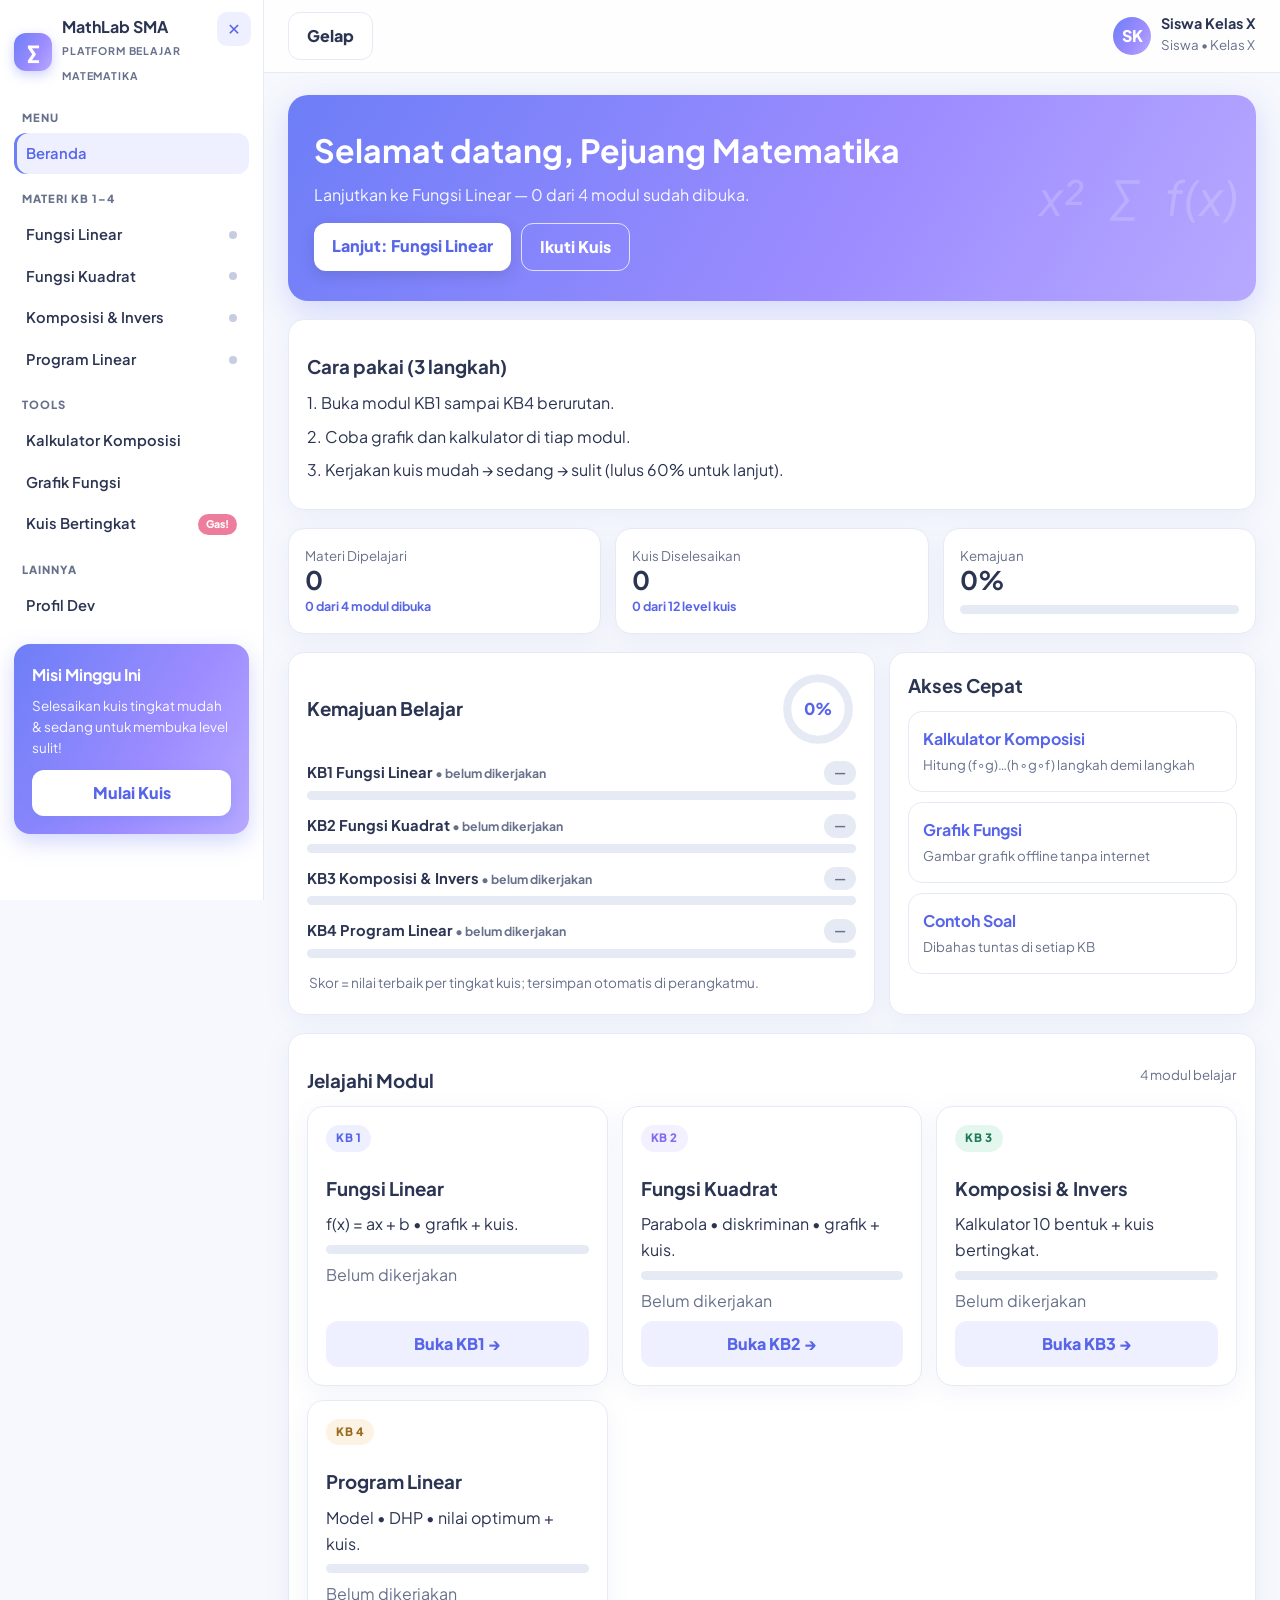
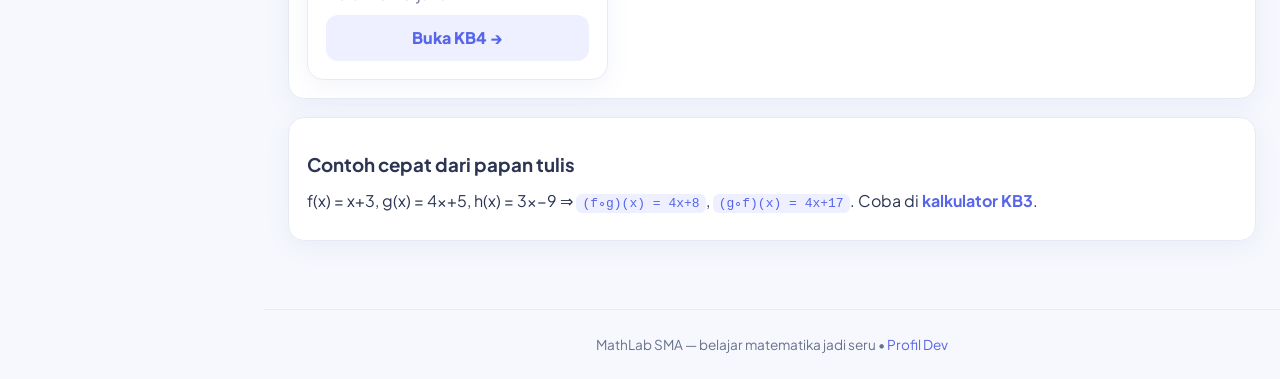
<file: index.html>
<!DOCTYPE html>
<html lang="id">
<head>
<meta charset="UTF-8">
<meta name="viewport" content="width=device-width, initial-scale=1.0">
<meta name="description" content="MathLab SMA — dashboard belajar matematika: materi KB 1–4, grafik fungsi, kalkulator komposisi, dan kuis bertingkat.">
<title>MathLab SMA — Dashboard</title>
<link rel="icon" href="data:image/svg+xml,<svg xmlns=%22http://www.w3.org/2000/svg%22 viewBox=%220 0 100 100%22><text y=%22.9em%22 font-size=%2290%22>∑</text></svg>">
<link rel="stylesheet" href="css/style.css">
</head>
<body>
<div class="app">
<aside class="sidebar">
<div class="logo"><div class="logo-mark">∑</div><div><b>MathLab SMA</b><small>PLATFORM BELAJAR MATEMATIKA</small></div></div>
<div class="side-label">MENU</div>
<a class="side-link active" href="index.html">Beranda</a>
<div class="side-label">MATERI KB 1–4</div>
<a class="side-link" href="kb1.html" data-kb="kb1">Fungsi Linear</a>
<a class="side-link" href="kb2.html" data-kb="kb2">Fungsi Kuadrat</a>
<a class="side-link" href="kb3.html" data-kb="kb3">Komposisi &amp; Invers</a>
<a class="side-link" href="kb4.html" data-kb="kb4">Program Linear</a>
<div class="side-label">TOOLS</div>
<a class="side-link" href="kb3.html#comp-kb3">Kalkulator Komposisi</a>
<a class="side-link" href="kb1.html#graph-kb1">Grafik Fungsi</a>
<a class="side-link" href="kb3.html#quiz-kb3">Kuis Bertingkat <span class="pill">Gas!</span></a>
<div class="side-label">LAINNYA</div>
<a class="side-link" href="developer.html">Profil Dev</a>
<div class="target-card"><h4>Misi Minggu Ini</h4><p>Selesaikan kuis tingkat mudah &amp; sedang untuk membuka level sulit!</p><a class="btn" href="kb3.html#quiz-kb3">Mulai Kuis</a></div>
</aside>
<div class="main">
<div class="topbar">
<div class="top-user"><div class="avatar">SW</div><div><b>Siswa Kelas X</b><small>Dashboard</small></div></div>
</div>
<div class="content">
<div class="welcome">
<div class="math-bg" aria-hidden="true"><span>x²</span><span>∑</span><span>f(x)</span></div>
<h1>Selamat datang, Pejuang Matematika</h1>
<p id="welcomeSub">Mari lanjutkan pembelajaranmu dari awal sampai tuntas.</p>
<div class="welcome-actions">
<a class="btn accent" id="welcomeBtn" href="kb1.html">Lanjut Belajar</a>
<a class="btn outline" href="kb3.html#quiz-kb3">Ikuti Kuis</a>
</div>
</div>
<div class="card section" id="onboard" hidden>
<h3>Cara pakai (3 langkah)</h3>
<p class="tight">1. Buka modul KB1 sampai KB4 berurutan.</p>
<p class="tight">2. Coba grafik dan kalkulator di tiap modul.</p>
<p class="tight">3. Kerjakan kuis mudah → sedang → sulit (lulus 60% untuk lanjut).</p>
</div>
<div class="stats">
<div class="stat"><div><small>Materi Dipelajari</small><b class="big" id="stMateri">0</b><div class="trend" id="stMateriSub">0 dari 4 modul</div></div></div>
<div class="stat"><div><small>Kuis Diselesaikan</small><b class="big" id="stQuiz">0</b><div class="trend" id="stQuizSub">0 level selesai</div></div></div>
<div class="stat"><div><small>Kemajuan</small><b class="big" id="stProg">0%</b><div class="bar"><i id="stProgBar" style="width:0%"></i></div></div></div>
</div>
<div class="cols">
<div class="card">
<div class="card-head"><h3>Kemajuan Belajar</h3>
<div class="donut" title="Skor rata-rata keseluruhan">
<svg viewBox="0 0 84 84" aria-hidden="true"><defs><linearGradient id="dgrad" x1="0" y1="0" x2="1" y2="1"><stop offset="0" stop-color="#6d7ef7"/><stop offset="1" stop-color="#9d8cff"/></linearGradient></defs><circle class="donut-bg" cx="42" cy="42" r="34"/><circle class="donut-fg" id="donutFg" cx="42" cy="42" r="34"/></svg><b class="donut-val" id="donutVal">0%</b></div>
</div>
<div id="progList"></div>
</div>
<div class="card">
<div class="card-head"><h3>Akses Cepat</h3></div>
<a class="qa" href="kb3.html#comp-kb3"><div><b>Kalkulator Komposisi</b><small>Hitung (f∘g)…(h∘g∘f) langkah demi langkah</small></div></a>
<a class="qa" href="kb1.html#graph-kb1"><div><b>Grafik Fungsi</b><small>Gambar grafik offline tanpa internet</small></div></a>
<a class="qa" href="kb1.html#contoh-kb1"><div><b>Contoh Soal</b><small>Dibahas tuntas di setiap KB</small></div></a>
</div>
</div>
<div class="card section">
<div class="card-head"><h3>Jelajahi Modul</h3><small class="muted">4 modul belajar</small></div>
<div class="kb-grid" id="kbGrid">
<div class="card kb-card" data-name="kb1 fungsi linear gradien garis lurus grafik contoh"><span class="kb-tag">KB 1</span><h3>Fungsi Linear</h3><p>f(x) = ax + b • grafik + kuis.</p><div class="bar"><i id="kbBar-kb1" style="width:0%"></i></div><p class="muted tight" id="kbSub-kb1">Belum dibuka</p><a class="btn secondary" href="kb1.html">Buka KB1 →</a></div>
<div class="card kb-card" data-name="kb2 fungsi kuadrat parabola diskriminan puncak grafik"><span class="kb-tag t-violet">KB 2</span><h3>Fungsi Kuadrat</h3><p>Parabola • diskriminan • grafik + kuis.</p><div class="bar"><i id="kbBar-kb2" style="width:0%"></i></div><p class="muted tight" id="kbSub-kb2">Belum dibuka</p><a class="btn secondary" href="kb2.html">Buka KB2 →</a></div>
<div class="card kb-card" data-name="kb3 komposisi invers fog gof kalkulator kuis bertingkat"><span class="kb-tag t-mint">KB 3</span><h3>Komposisi &amp; Invers</h3><p>Kalkulator 10 bentuk + kuis bertingkat.</p><div class="bar"><i id="kbBar-kb3" style="width:0%"></i></div><p class="muted tight" id="kbSub-kb3">Belum dikerjakan</p><a class="btn secondary" href="kb3.html">Buka KB3 →</a></div>
<div class="card kb-card" data-name="kb4 program linear optimum dhp kendala kuis"><span class="kb-tag t-peach">KB 4</span><h3>Program Linear</h3><p>Model • DHP • nilai optimum + kuis.</p><div class="bar"><i id="kbBar-kb4" style="width:0%"></i></div><p class="muted tight" id="kbSub-kb4">Belum dikerjakan</p><a class="btn secondary" href="kb4.html">Buka KB4 →</a></div>
</div>
</div>
<div class="card section">
<h3>Contoh cepat dari papan tulis</h3>
<p>f(x) = x+3, g(x) = 4x+5, h(x) = 3x−9 ⇒ <code>(f∘g)(x) = 4x+8</code>, <code>(g∘f)(x) = 4x+17</code>. Coba di <a href="kb3.html#comp-kb3"><b>kalkulator KB3</b></a>.</p>
</div>
</div>
<footer class="site">MathLab SMA — belajar matematika jadi seru • <a href="developer.html">Profil Dev</a></footer>
</div>
</div>
<script src="js/store.js"></script>
<script src="js/shell.js"></script>
<script>
(function(){
  var S=window.MTKStore;
  if(!S){ return; }
  var s=S.summary();
  /* Statistik utama (counter naik) */
  var cnt=function(id,v,suf){ var el=document.getElementById(id); if(!el) return;
    if(window.MTKShell&&window.MTKShell.countUp) window.MTKShell.countUp(el,v,suf||'');
    else el.textContent=v+(suf||''); };
  cnt('stMateri',s.materiOpened);
  document.getElementById('stMateriSub').textContent=s.materiOpened+' dari '+s.materiTotal+' modul dibuka';
  cnt('stQuiz',s.quizLevelsDone);
  document.getElementById('stQuizSub').textContent=s.quizLevelsDone+' dari '+s.totalLevels+' level kuis';
  cnt('stProg',s.progress,'%');
  document.getElementById('stProgBar').style.width=s.progress+'%';
  /* Donut progress */
  var fg=document.getElementById('donutFg'), dv=document.getElementById('donutVal');
  if(fg){ var C=2*Math.PI*34; fg.style.strokeDasharray=C; fg.style.strokeDashoffset=C;
    setTimeout(function(){ fg.style.strokeDashoffset=C*(1-s.progress/100); },150); }
  if(dv){ if(window.MTKShell&&window.MTKShell.countUp) window.MTKShell.countUp(dv,s.progress,'%'); else dv.textContent=s.progress+'%'; }
  /* Daftar progres per KB */
  var rows='';
  S.ALL_KBS.forEach(function(kb){
    var info=s.perKB[kb], pct, label, extra, status;
    if(S.QUIZ_KBS.indexOf(kb)>=0){
      pct=info.avg;
      label=S.KB_NAMES[kb];
      extra=info.done?(' • '+info.done+'/'+S.LEVELS.length+' level'):' • belum dikerjakan';
      status=(info.done>=S.LEVELS.length)?'done':((info.done>0||pct>0)?'prog':'todo');
    }else{
      pct=info.visited?100:0;
      label=S.KB_NAMES[kb];
      extra=info.visited?(' • dibuka '+info.opens+'×'):' • belum dibuka';
      status=info.visited?'done':'todo';
    }
    rows+='<div class="prog-row st-'+status+'"><div class="prog-top"><span>'+label+'<small class="muted">'+extra+'</small></span>'
        +'<span class="pct">'+(pct>0? (S.QUIZ_KBS.indexOf(kb)>=0? pct+'%' : '✓') : '—')+'</span></div>'
        +'<div class="bar"><i style="width:'+pct+'%"></i></div></div>';
  });
  rows+='<p class="prog-note">Skor = nilai terbaik per tingkat kuis; tersimpan otomatis di perangkatmu.</p>';
  document.getElementById('progList').innerHTML=rows;
  /* Kartu modul: isi bar + sub */
  S.ALL_KBS.forEach(function(kb){
    var info=s.perKB[kb];
    var bar=document.getElementById('kbBar-'+kb), sub=document.getElementById('kbSub-'+kb);
    if(!bar||!sub) return;
    if(S.QUIZ_KBS.indexOf(kb)>=0){
      bar.style.width=info.avg+'%';
      sub.textContent=info.done?info.done+'/'+S.LEVELS.length+' level • rata-rata '+info.avg+'%':'Belum dikerjakan';
    }else{
      bar.style.width=info.visited?'100%':'0%';
      sub.textContent=info.visited?('Sudah dibuka '+info.opens+'x'):'Belum dibuka';
    }
  });
  /* Welcome dinamis: lanjutkan modul yang belum selesai */
  var order=['kb1','kb2','kb3','kb4'], next=null;
  for(var i=0;i<order.length;i++){
    var kb=order[i], info=s.perKB[kb];
    var done=(S.QUIZ_KBS.indexOf(kb)>=0)?(info.done>=S.LEVELS.length):!!info.visited;
    if(!done){ next=kb; break; }
  }
  var wSub=document.getElementById('welcomeSub'), wBtn=document.getElementById('welcomeBtn');
  if(next&&wSub&&wBtn){
    var names={kb1:'Fungsi Linear',kb2:'Fungsi Kuadrat',kb3:'Komposisi dan Invers',kb4:'Program Linear'};
    wSub.textContent='Lanjutkan ke '+names[next]+' — '+s.materiOpened+' dari '+s.materiTotal+' modul sudah dibuka.';
    wBtn.setAttribute('href',next+'.html');
    wBtn.textContent='Lanjut: '+names[next];
  }else if(wSub){
    wSub.textContent='Semua modul selesai. Pertahankan dengan mengulang kuis atau melihat profil.';
  }
  /* Onboarding: hanya untuk pengguna baru */
  var ob=document.getElementById('onboard');
  if(ob&&(s.materiOpened===0&&s.quizLevelsDone===0)) ob.hidden=false;
})();
</script>
</body>
</html>
</file>
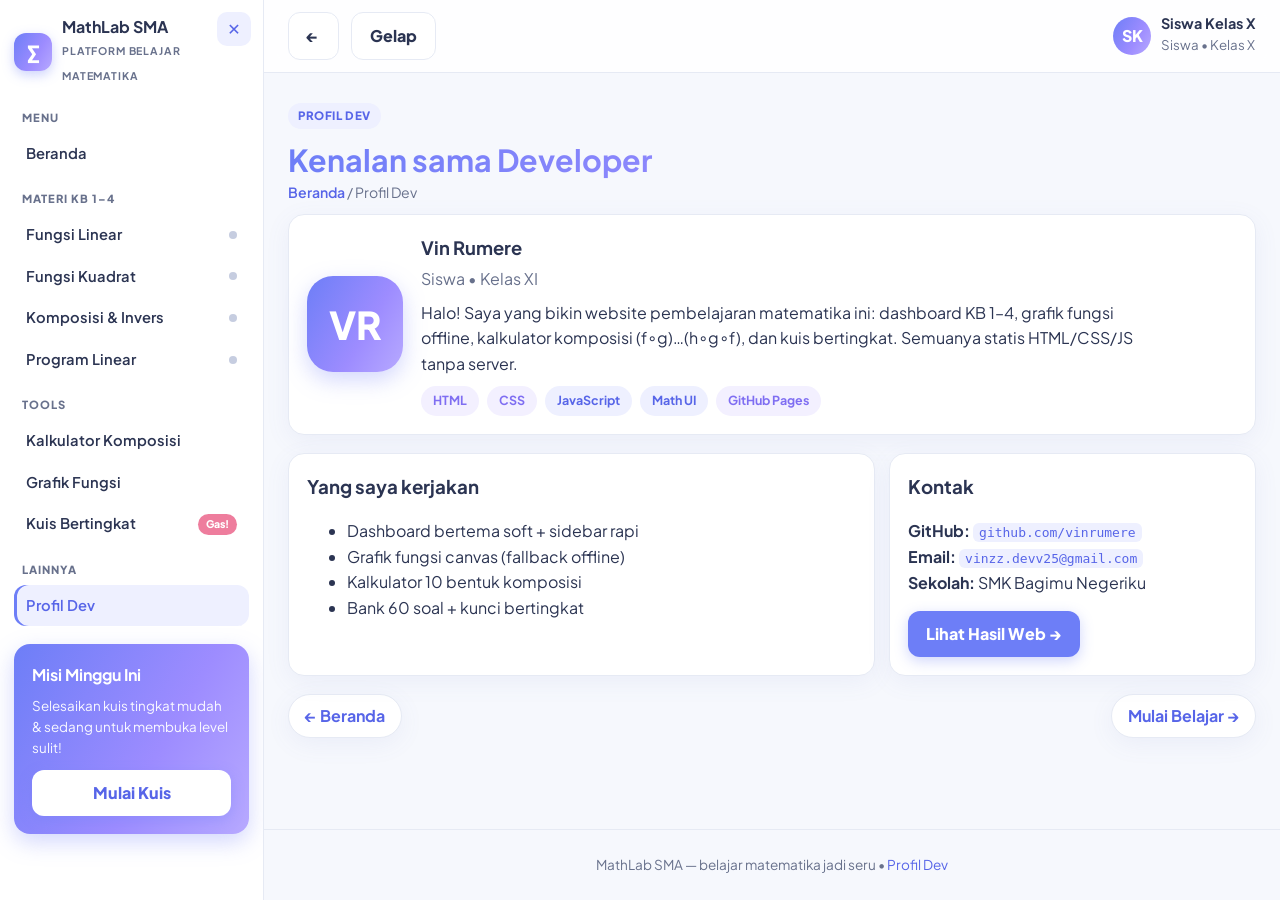
<file: developer.html>
<!DOCTYPE html>
<html lang="id">
<head>
<meta charset="UTF-8">
<meta name="viewport" content="width=device-width, initial-scale=1.0">
<meta name="description" content="Profil pengembang MathLab SMA.">
<title>Profil Dev | MathLab SMA</title>
<link rel="icon" href="data:image/svg+xml,<svg xmlns=%22http://www.w3.org/2000/svg%22 viewBox=%220 0 100 100%22><text y=%22.9em%22 font-size=%2290%22>∑</text></svg>">
<link rel="stylesheet" href="css/style.css">
</head>
<body>
<div class="app">
<aside class="sidebar">
<div class="logo"><div class="logo-mark">∑</div><div><b>MathLab SMA</b><small>PLATFORM BELAJAR MATEMATIKA</small></div></div>
<div class="side-label">MENU</div>
<a class="side-link" href="index.html">Beranda</a>
<div class="side-label">MATERI KB 1–4</div>
<a class="side-link" href="kb1.html" data-kb="kb1">Fungsi Linear</a>
<a class="side-link" href="kb2.html" data-kb="kb2">Fungsi Kuadrat</a>
<a class="side-link" href="kb3.html" data-kb="kb3">Komposisi &amp; Invers</a>
<a class="side-link" href="kb4.html" data-kb="kb4">Program Linear</a>
<div class="side-label">TOOLS</div>
<a class="side-link" href="kb3.html#comp-kb3">Kalkulator Komposisi</a>
<a class="side-link" href="kb1.html#graph-kb1">Grafik Fungsi</a>
<a class="side-link" href="kb3.html#quiz-kb3">Kuis Bertingkat <span class="pill">Gas!</span></a>
<div class="side-label">LAINNYA</div>
<a class="side-link active" href="developer.html">Profil Dev</a>
<div class="target-card"><h4>Misi Minggu Ini</h4><p>Selesaikan kuis tingkat mudah &amp; sedang untuk membuka level sulit!</p><a class="btn" href="kb3.html#quiz-kb3">Mulai Kuis</a></div>
</aside>
<div class="main">
<div class="topbar">
<a class="btn ghost" href="index.html" aria-label="Kembali ke beranda">←</a>
<div class="top-user"><div class="avatar">DV</div><div><b>Profil Dev</b><small>Tim pengembang</small></div></div>
</div>
<div class="content">
<div class="page-head"><span class="kb-tag">PROFIL DEV</span><h1 class="grad-text">Kenalan sama Developer</h1><p class="crumb"><a href="index.html">Beranda</a> / Profil Dev</p></div>
<div class="card section">
<div class="dev-hero">
<div class="dev-avatar">VR</div>
<div>
<h2>Vin Rumere</h2>
<p class="sub">Siswa • Kelas XI </p>
<p>Halo! Saya yang bikin website pembelajaran matematika ini: dashboard KB 1–4, grafik fungsi offline, kalkulator komposisi (f∘g)…(h∘g∘f), dan kuis bertingkat. Semuanya statis HTML/CSS/JS tanpa server.</p>
<div class="skill-tags"><span class="blue">HTML</span><span class="blue">CSS</span><span>JavaScript</span><span>Math UI</span><span class="blue">GitHub Pages</span></div>
</div>
</div>
</div>
<div class="cols">
<div class="card"><h3>Yang saya kerjakan</h3><ul><li>Dashboard bertema soft + sidebar rapi</li><li>Grafik fungsi canvas (fallback offline)</li><li>Kalkulator 10 bentuk komposisi</li><li>Bank 60 soal + kunci bertingkat</li></ul></div>
<div class="card"><h3>Kontak</h3><p><b>GitHub:</b> <a href="https://github.com/vinrumere"><code>github.com/vinrumere</code></a><br><b>Email:</b> <code>vinzz.devv25@gmail.com</code><br><b>Sekolah: </b> SMK Bagimu Negeriku</p><a class="btn" href="index.html">Lihat Hasil Web →</a></div>
</div>
<div class="pager"><a href="index.html">← Beranda</a><a href="kb1.html">Mulai Belajar →</a></div>
</div>
<footer class="site">MathLab SMA — belajar matematika jadi seru • <a href="developer.html">Profil Dev</a></footer>
</div>
</div>
<script src="js/store.js"></script><script src="js/shell.js"></script>
</body>
</html>
</file>
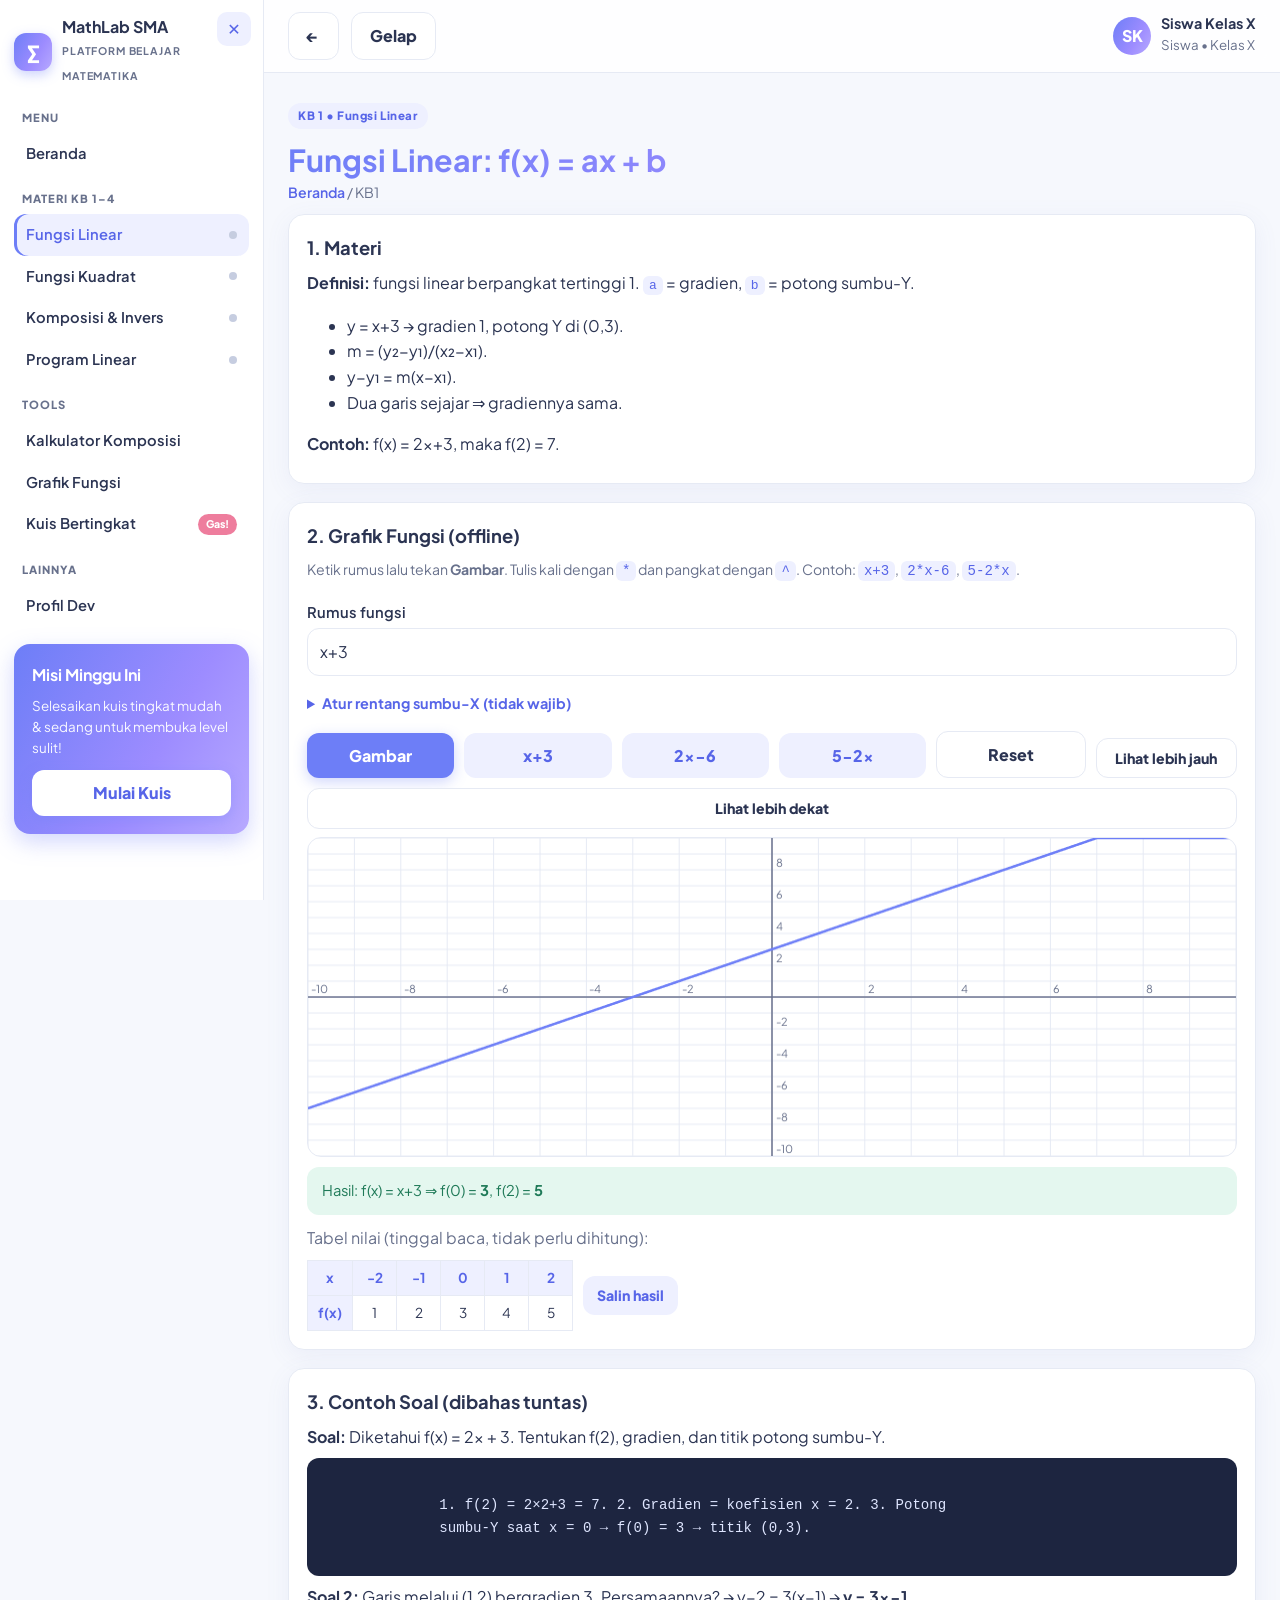
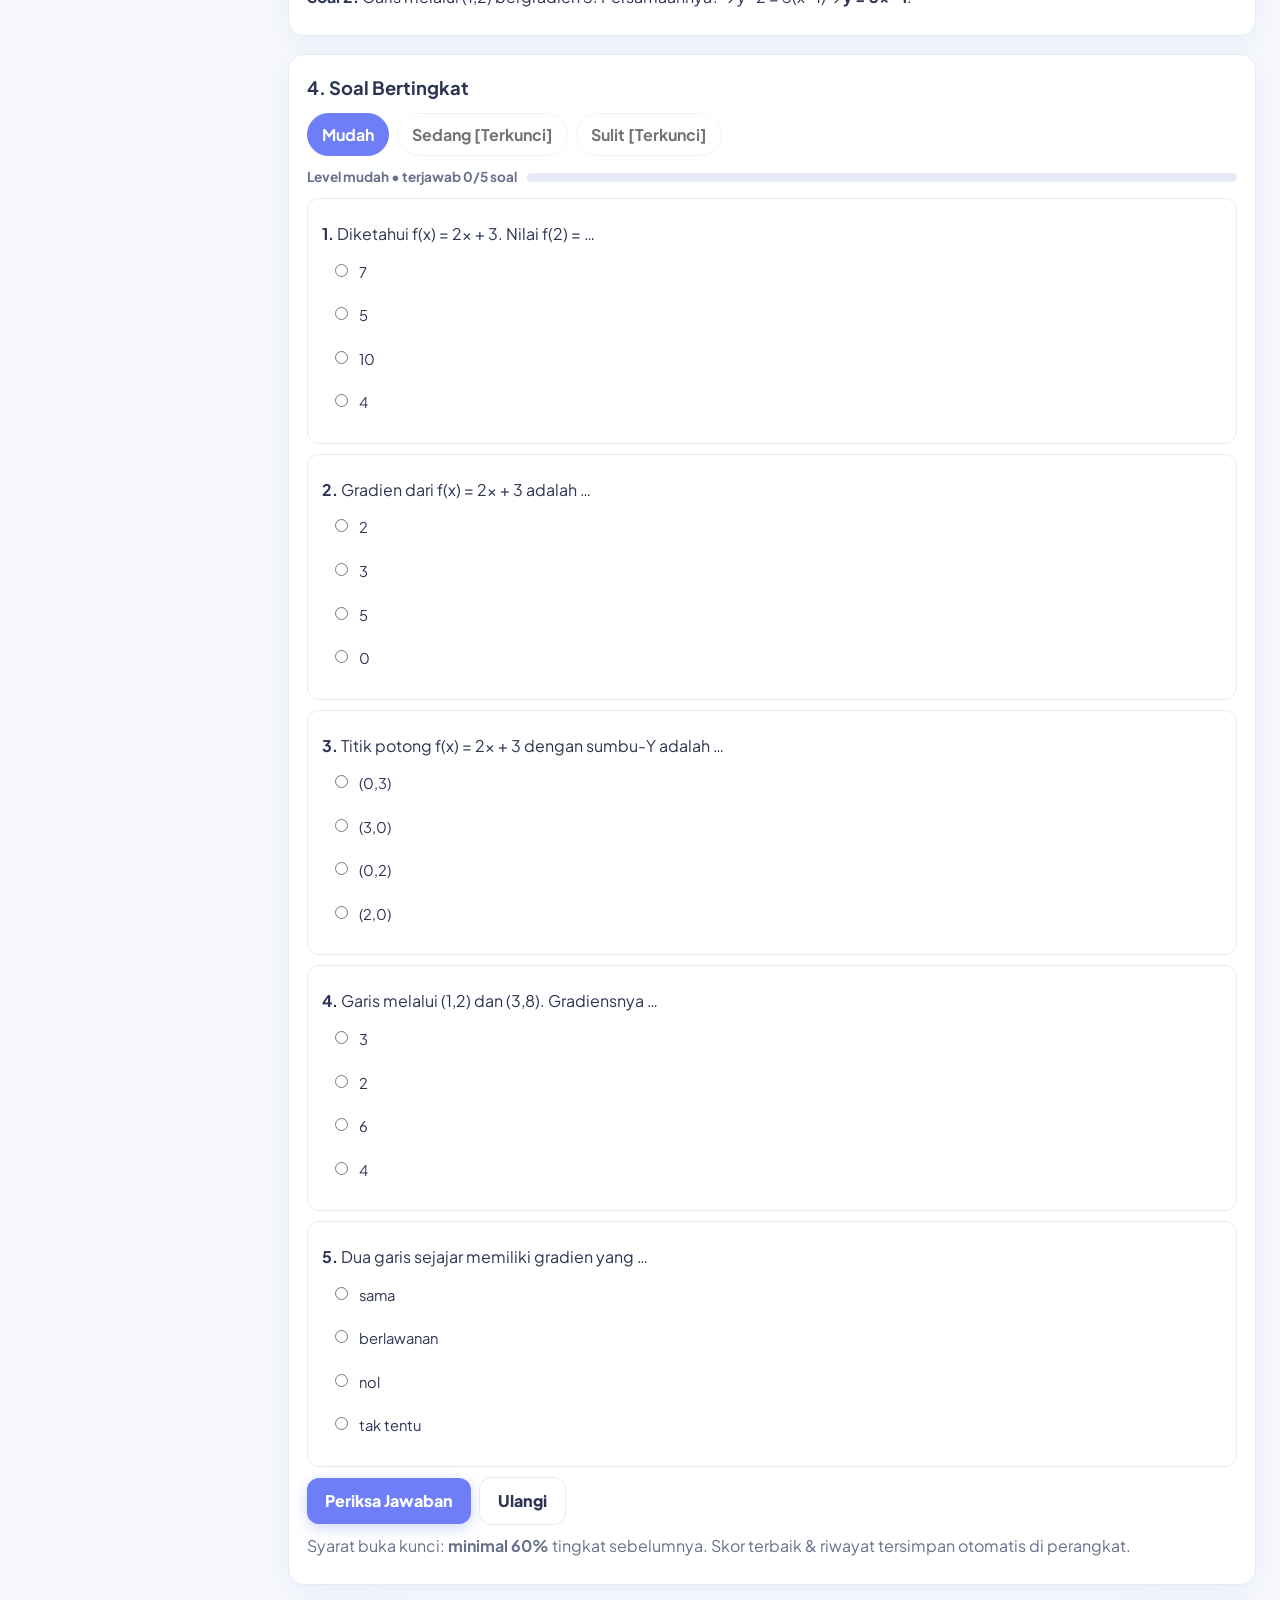
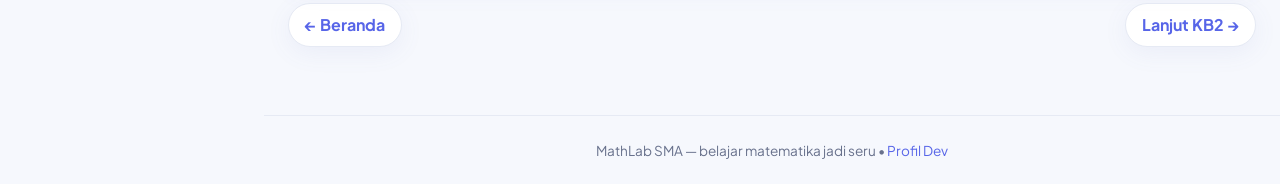
<file: kb1.html>
<!doctype html>
<html lang="id">
  <head>
    <meta charset="UTF-8" />
    <meta name="viewport" content="width=device-width, initial-scale=1.0" />
    <meta
      name="description"
      content="KB1 Fungsi Linear: materi, grafik offline, dan contoh soal dibahas tuntas."
    />
    <title>KB1 — Fungsi Linear | MathLab SMA</title>
    <link
      rel="icon"
      href="data:image/svg+xml,<svg xmlns=%22http://www.w3.org/2000/svg%22 viewBox=%220 0 100 100%22><text y=%22.9em%22 font-size=%2290%22>∑</text></svg>"
    />
    <link rel="stylesheet" href="css/style.css" />
  </head>
  <body data-kb="kb1">
    <div class="app">
      <aside class="sidebar">
        <div class="logo">
          <div class="logo-mark">∑</div>
          <div>
            <b>MathLab SMA</b><small>PLATFORM BELAJAR MATEMATIKA</small>
          </div>
        </div>
        <div class="side-label">MENU</div>
        <a class="side-link" href="index.html"
          >Beranda</a
        >
        <div class="side-label">MATERI KB 1–4</div>
        <a class="side-link active" href="kb1.html" data-kb="kb1"
          >Fungsi Linear</a
        >
        <a class="side-link" href="kb2.html" data-kb="kb2"
          >Fungsi Kuadrat</a
        >
        <a class="side-link" href="kb3.html" data-kb="kb3"
          >Komposisi &amp; Invers</a
        >
        <a class="side-link" href="kb4.html" data-kb="kb4"
          >Program Linear</a
        >
        <div class="side-label">TOOLS</div>
        <a class="side-link" href="kb3.html#comp-kb3"
          >Kalkulator Komposisi</a
        >
        <a class="side-link" href="kb1.html#graph-kb1"
          >Grafik Fungsi</a
        >
        <a class="side-link" href="kb3.html#quiz-kb3"
          >Kuis Bertingkat
          <span class="pill">Gas!</span></a
        >
        <div class="side-label">LAINNYA</div>
        <a class="side-link" href="developer.html"
          >Profil Dev</a
        >
        <div class="target-card">
          <h4>Misi Minggu Ini</h4>
          <p>
            Selesaikan kuis tingkat mudah &amp; sedang untuk membuka level
            sulit!
          </p>
          <a class="btn" href="kb3.html#quiz-kb3">Mulai Kuis</a>
        </div>
      </aside>
      <div class="main">
        <div class="topbar">
          <a class="btn ghost" href="index.html" aria-label="Kembali ke beranda"
            >←</a
          >
          <div class="top-user">
            <div class="avatar">SW</div>
            <div><b>Siswa Kelas X</b><small>KB1 • Fungsi Linear</small></div>
          </div>
        </div>
        <div class="content">
          <div class="page-head">
            <span class="kb-tag">KB 1 • Fungsi Linear</span>
            <h1 class="grad-text">Fungsi Linear: f(x) = ax + b</h1>
            <p class="crumb"><a href="index.html">Beranda</a> / KB1</p>
          </div>
          <div class="card section">
            <h2>1. Materi</h2>
            <p>
              <b>Definisi:</b> fungsi linear berpangkat tertinggi 1.
              <code>a</code> = gradien, <code>b</code> = potong sumbu-Y.
            </p>
            <ul>
              <li>y = x+3 → gradien 1, potong Y di (0,3).</li>
              <li>m = (y₂−y₁)/(x₂−x₁).</li>
              <li>y−y₁ = m(x−x₁).</li>
              <li>Dua garis sejajar ⇒ gradiennya sama.</li>
            </ul>
            <p><b>Contoh:</b> f(x) = 2x+3, maka f(2) = 7.</p>
          </div>
          <div class="card section" id="graph-kb1">
            <h2>2. Grafik Fungsi (offline)</h2>
            <p class="note">
              Ketik rumus lalu tekan <b>Gambar</b>. Tulis kali dengan
              <code>*</code> dan pangkat dengan <code>^</code>. Contoh:
              <code>x+3</code>, <code>2*x-6</code>, <code>5-2*x</code>.
            </p>
            <div class="row">
              <div class="grow2">
                <label>Rumus fungsi</label
                ><input type="text" data-graph-input value="x+3" placeholder="mis. x+3" />
              </div>
            </div>
            <details class="adv">
              <summary>Atur rentang sumbu-X (tidak wajib)</summary>
              <div class="row">
                <div>
                  <label>Dari (kiri)</label
                  ><input type="number" data-graph-xmin value="-10" />
                </div>
                <div>
                  <label>Sampai (kanan)</label
                  ><input type="number" data-graph-xmax value="10" />
                </div>
              </div>
            </details>
            <div class="row mt10">
              <button class="btn" data-graph-submit>Gambar</button
              ><button class="btn secondary" data-graph-example="x+3">
                x+3</button
              ><button class="btn secondary" data-graph-example="2*x-6">
                2x−6</button
              ><button class="btn secondary" data-graph-example="5-2*x">
                5−2x</button
              ><button class="btn ghost" data-graph-reset>Reset</button>
            </div>
            <div data-graph-msg></div>
            <p><canvas class="plot" data-graph-canvas></canvas></p>
            <div data-graph-vals></div>
          </div>
          <div class="card section" id="contoh-kb1">
            <h2>3. Contoh Soal (dibahas tuntas)</h2>
            <p>
              <b>Soal:</b> Diketahui f(x) = 2x + 3. Tentukan f(2), gradien, dan
              titik potong sumbu-Y.
            </p>
            <div class="mono steps">
              1. f(2) = 2×2+3 = 7. 2. Gradien = koefisien x = 2. 3. Potong
              sumbu-Y saat x = 0 → f(0) = 3 → titik (0,3).
            </div>
            <p>
              <b>Soal 2:</b> Garis melalui (1,2) bergradien 3. Persamaannya? →
              y−2 = 3(x−1) → <b>y = 3x−1</b>.
            </p>
          </div>
          <div class="card section" id="quiz-kb1">
            <h2>4. Soal Bertingkat</h2>
            <div class="tabs" data-quiz-tabs></div>
            <div data-quiz-body></div>
            <div data-quiz-foot></div>
          </div>
          <div class="pager">
            <a href="index.html">← Beranda</a
            ><a href="kb2.html">Lanjut KB2 →</a>
          </div>
        </div>
        <footer class="site">
          MathLab SMA — belajar matematika jadi seru •
          <a href="developer.html">Profil Dev</a>
        </footer>
      </div>
    </div>
    <script src="js/store.js"></script>
    <script src="js/questions.js"></script>
    <script src="js/quiz.js"></script>
    <script src="js/graph.js"></script>
    <script src="js/shell.js"></script>
    <script>
      MTKGraph.bind("graph-kb1");
      MTKQuiz.bind("quiz-kb1", "kb1");
    </script>
  </body>
</html>
</file>
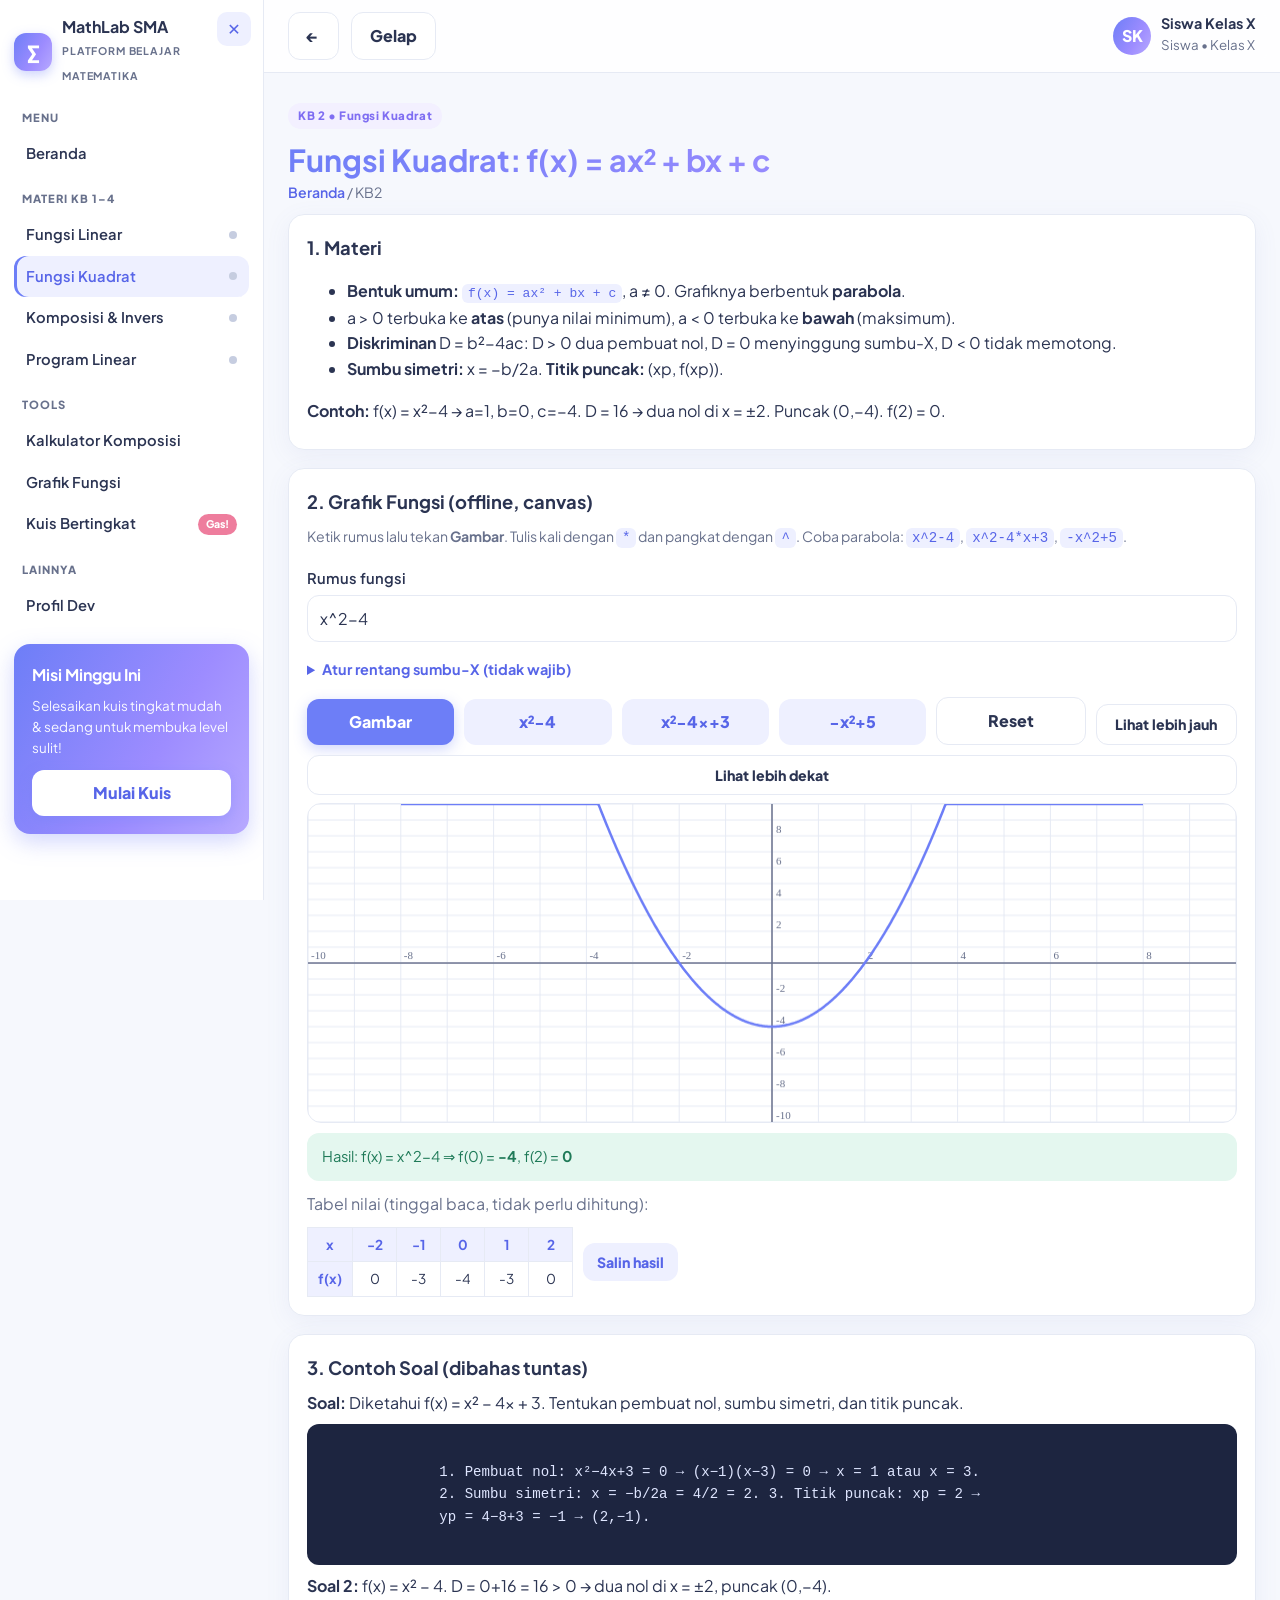
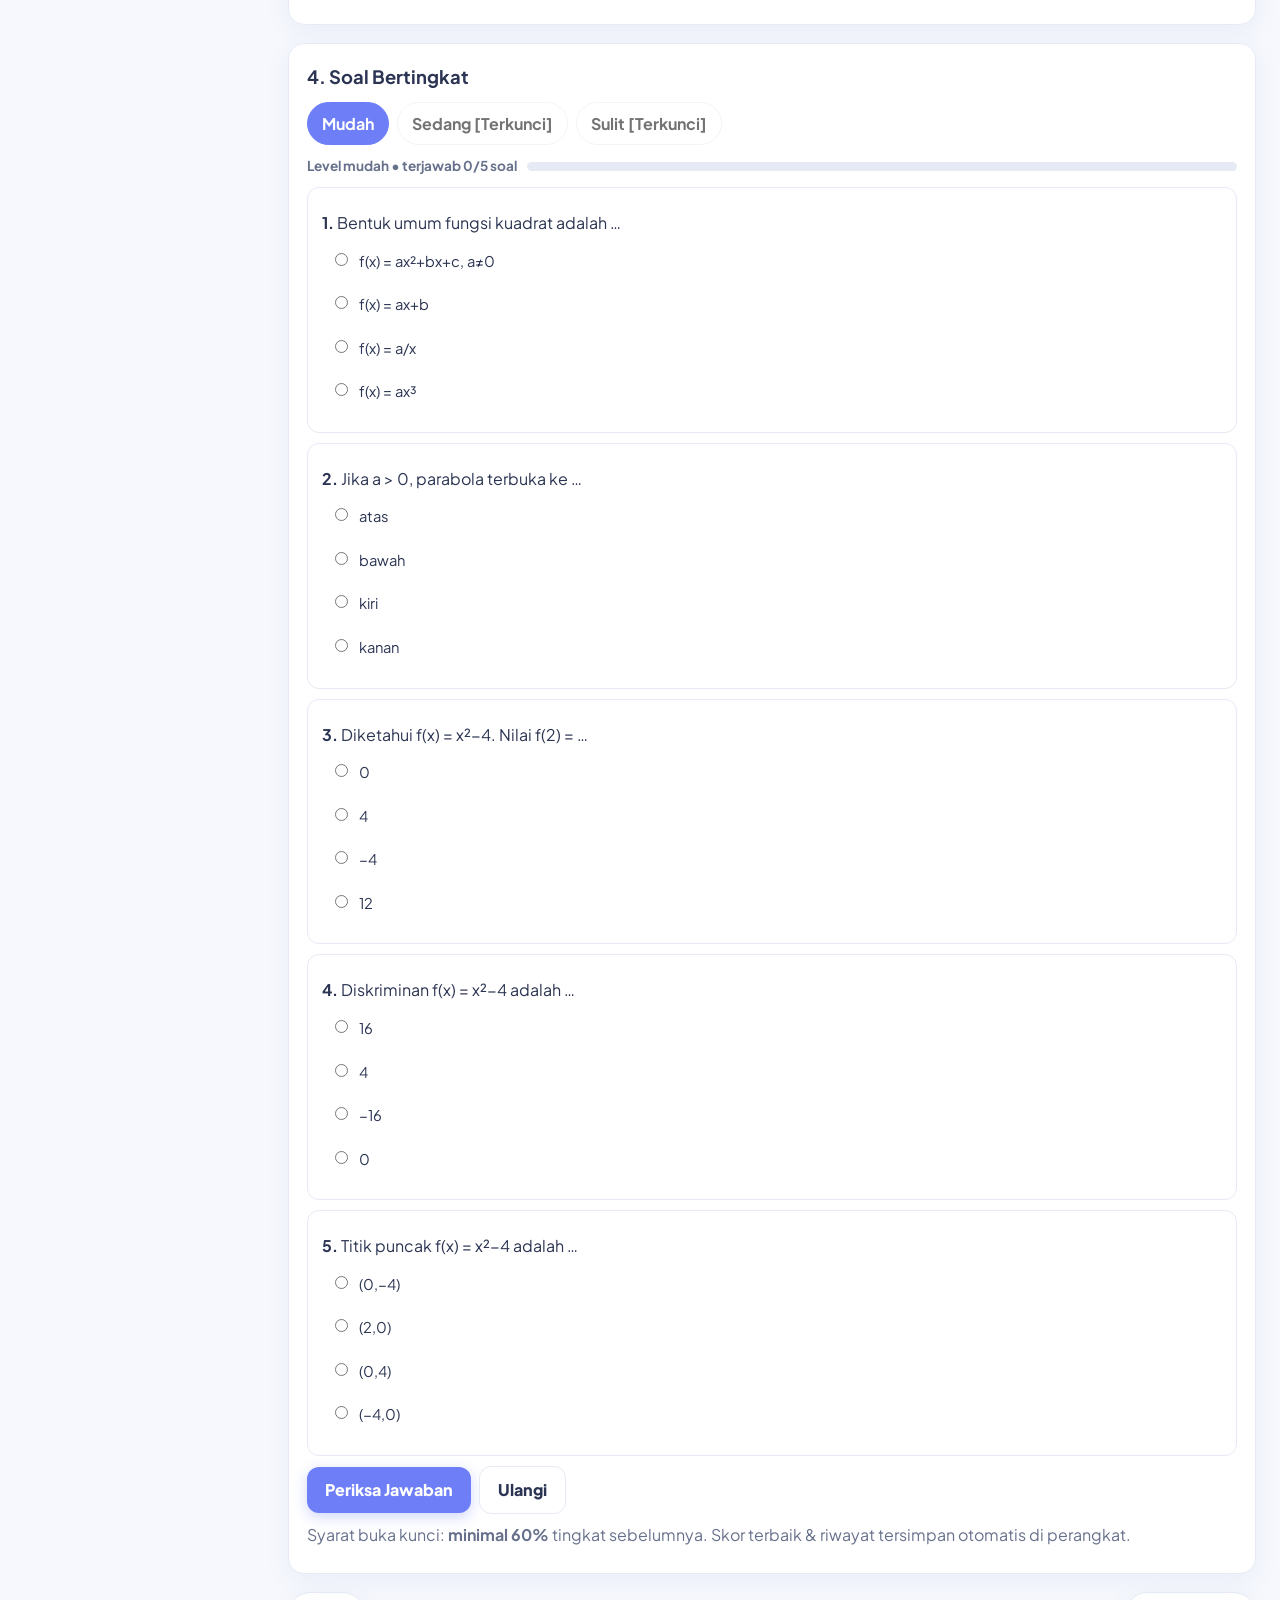
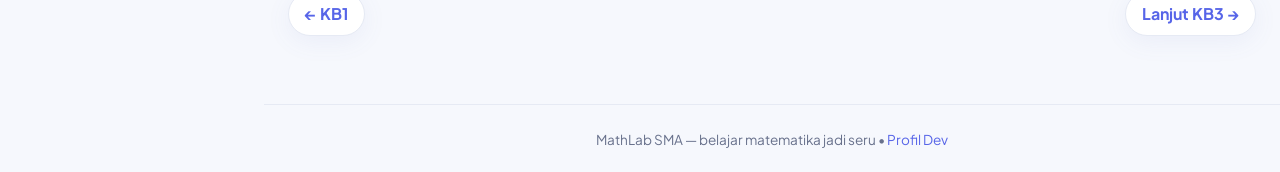
<file: kb2.html>
<!doctype html>
<html lang="id">
  <head>
    <meta charset="UTF-8" />
    <meta name="viewport" content="width=device-width, initial-scale=1.0" />
    <meta
      name="description"
      content="KB2 Fungsi Kuadrat: parabola, diskriminan, grafik offline, dan contoh soal."
    />
    <title>KB2 — Fungsi Kuadrat | MathLab SMA</title>
    <link
      rel="icon"
      href="data:image/svg+xml,<svg xmlns=%22http://www.w3.org/2000/svg%22 viewBox=%220 0 100 100%22><text y=%22.9em%22 font-size=%2290%22>∑</text></svg>"
    />
    <link rel="stylesheet" href="css/style.css" />
  </head>
  <body data-kb="kb2">
    <div class="app">
      <aside class="sidebar">
        <div class="logo">
          <div class="logo-mark">∑</div>
          <div>
            <b>MathLab SMA</b><small>PLATFORM BELAJAR MATEMATIKA</small>
          </div>
        </div>
        <div class="side-label">MENU</div>
        <a class="side-link" href="index.html"
          >Beranda</a
        >
        <div class="side-label">MATERI KB 1–4</div>
        <a class="side-link" href="kb1.html" data-kb="kb1"
          >Fungsi Linear</a
        >
        <a class="side-link active" href="kb2.html" data-kb="kb2"
          >Fungsi Kuadrat</a
        >
        <a class="side-link" href="kb3.html" data-kb="kb3"
          >Komposisi &amp; Invers</a
        >
        <a class="side-link" href="kb4.html" data-kb="kb4"
          >Program Linear</a
        >
        <div class="side-label">TOOLS</div>
        <a class="side-link" href="kb3.html#comp-kb3"
          >Kalkulator Komposisi</a
        >
        <a class="side-link" href="kb1.html#graph-kb1"
          >Grafik Fungsi</a
        >
        <a class="side-link" href="kb3.html#quiz-kb3"
          >Kuis Bertingkat
          <span class="pill">Gas!</span></a
        >
        <div class="side-label">LAINNYA</div>
        <a class="side-link" href="developer.html"
          >Profil Dev</a
        >
        <div class="target-card">
          <h4>Misi Minggu Ini</h4>
          <p>
            Selesaikan kuis tingkat mudah &amp; sedang untuk membuka level
            sulit!
          </p>
          <a class="btn" href="kb3.html#quiz-kb3">Mulai Kuis</a>
        </div>
      </aside>
      <div class="main">
        <div class="topbar">
          <a class="btn ghost" href="index.html" aria-label="Kembali ke beranda"
            >←</a
          >
          <div class="top-user">
            <div class="avatar">SW</div>
            <div><b>Siswa Kelas X</b><small>KB2 • Fungsi Kuadrat</small></div>
          </div>
        </div>
        <div class="content">
          <div class="page-head">
            <span class="kb-tag t-violet">KB 2 • Fungsi Kuadrat</span>
            <h1 class="grad-text">Fungsi Kuadrat: f(x) = ax² + bx + c</h1>
            <p class="crumb"><a href="index.html">Beranda</a> / KB2</p>
          </div>
          <div class="card section">
            <h2>1. Materi</h2>
            <ul>
              <li>
                <b>Bentuk umum:</b> <code>f(x) = ax² + bx + c</code>, a ≠ 0.
                Grafiknya berbentuk <b>parabola</b>.
              </li>
              <li>
                a &gt; 0 terbuka ke <b>atas</b> (punya nilai minimum), a &lt; 0
                terbuka ke <b>bawah</b> (maksimum).
              </li>
              <li>
                <b>Diskriminan</b> D = b²−4ac: D &gt; 0 dua pembuat nol, D = 0
                menyinggung sumbu-X, D &lt; 0 tidak memotong.
              </li>
              <li>
                <b>Sumbu simetri:</b> x = −b/2a. <b>Titik puncak:</b> (xp,
                f(xp)).
              </li>
            </ul>
            <p>
              <b>Contoh:</b> f(x) = x²−4 → a=1, b=0, c=−4. D = 16 → dua nol di x
              = ±2. Puncak (0,−4). f(2) = 0.
            </p>
          </div>
          <div class="card section" id="graph-kb2">
            <h2>2. Grafik Fungsi (offline, canvas)</h2>
            <p class="note">
              Ketik rumus lalu tekan <b>Gambar</b>. Tulis kali dengan
              <code>*</code> dan pangkat dengan <code>^</code>. Coba parabola:
              <code>x^2-4</code>, <code>x^2-4*x+3</code>,
              <code>-x^2+5</code>.
            </p>
            <div class="row">
              <div class="grow2">
                <label>Rumus fungsi</label
                ><input type="text" data-graph-input value="x^2-4" placeholder="mis. x^2-4" />
              </div>
            </div>
            <details class="adv">
              <summary>Atur rentang sumbu-X (tidak wajib)</summary>
              <div class="row">
                <div>
                  <label>Dari (kiri)</label
                  ><input type="number" data-graph-xmin value="-10" />
                </div>
                <div>
                  <label>Sampai (kanan)</label
                  ><input type="number" data-graph-xmax value="10" />
                </div>
              </div>
            </details>
            <div class="row mt10">
              <button class="btn" data-graph-submit>Gambar</button
              ><button class="btn secondary" data-graph-example="x^2-4">
                x²−4</button
              ><button class="btn secondary" data-graph-example="x^2-4*x+3">
                x²−4x+3</button
              ><button class="btn secondary" data-graph-example="-x^2+5">
                −x²+5</button
              ><button class="btn ghost" data-graph-reset>Reset</button>
            </div>
            <div data-graph-msg></div>
            <p><canvas class="plot" data-graph-canvas></canvas></p>
            <div data-graph-vals></div>
          </div>
          <div class="card section" id="contoh-kb2">
            <h2>3. Contoh Soal (dibahas tuntas)</h2>
            <p>
              <b>Soal:</b> Diketahui f(x) = x² − 4x + 3. Tentukan pembuat nol,
              sumbu simetri, dan titik puncak.
            </p>
            <div class="mono steps">
              1. Pembuat nol: x²−4x+3 = 0 → (x−1)(x−3) = 0 → x = 1 atau x = 3.
              2. Sumbu simetri: x = −b/2a = 4/2 = 2. 3. Titik puncak: xp = 2 →
              yp = 4−8+3 = −1 → (2,−1).
            </div>
            <p>
              <b>Soal 2:</b> f(x) = x² − 4. D = 0+16 = 16 &gt; 0 → dua nol di x
              = ±2, puncak (0,−4).
            </p>
          </div>
          <div class="card section" id="quiz-kb2">
            <h2>4. Soal Bertingkat</h2>
            <div class="tabs" data-quiz-tabs></div>
            <div data-quiz-body></div>
            <div data-quiz-foot></div>
          </div>
          <div class="pager">
            <a href="kb1.html">← KB1</a><a href="kb3.html">Lanjut KB3 →</a>
          </div>
        </div>
        <footer class="site">
          MathLab SMA — belajar matematika jadi seru •
          <a href="developer.html">Profil Dev</a>
        </footer>
      </div>
    </div>
    <script src="js/store.js"></script>
    <script src="js/questions.js"></script>
    <script src="js/quiz.js"></script>
    <script src="js/graph.js"></script>
    <script src="js/shell.js"></script>
    <script>
      MTKGraph.bind("graph-kb2");
      MTKQuiz.bind("quiz-kb2", "kb2");
    </script>
  </body>
</html>
</file>
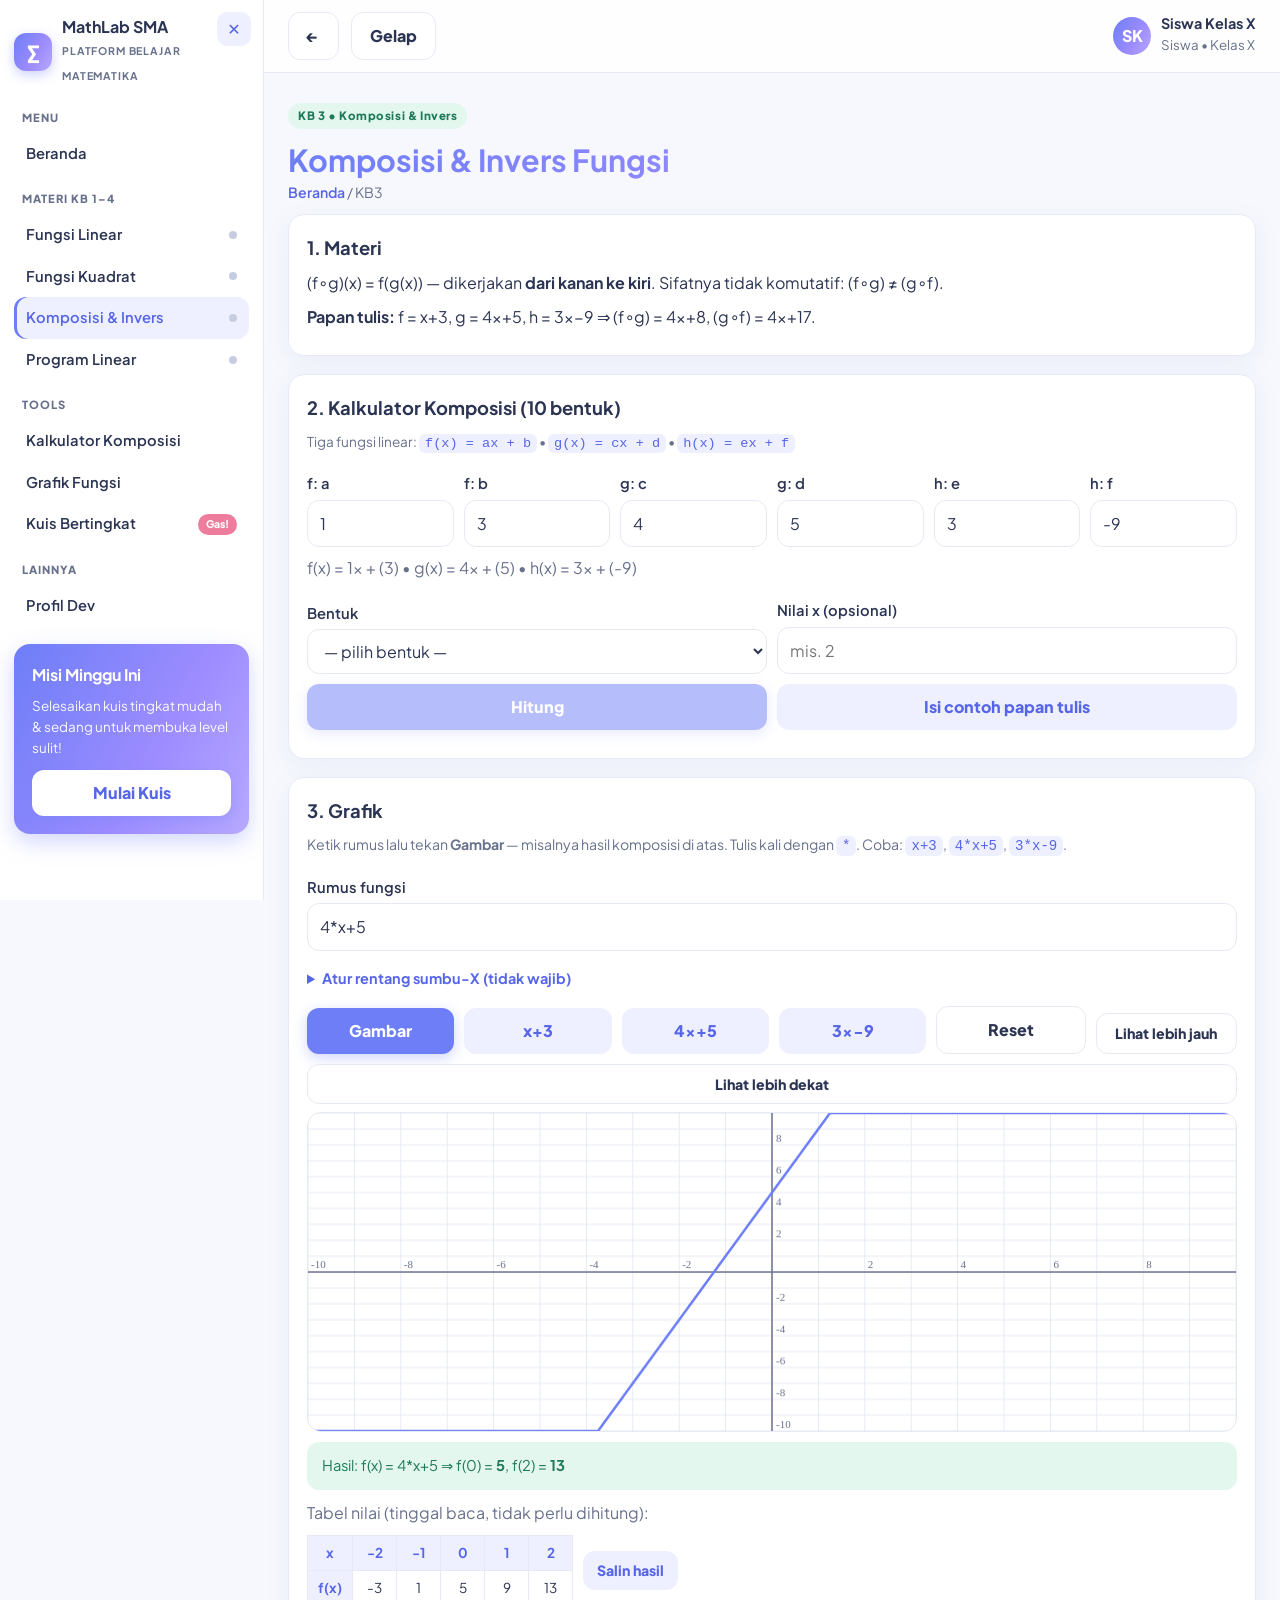
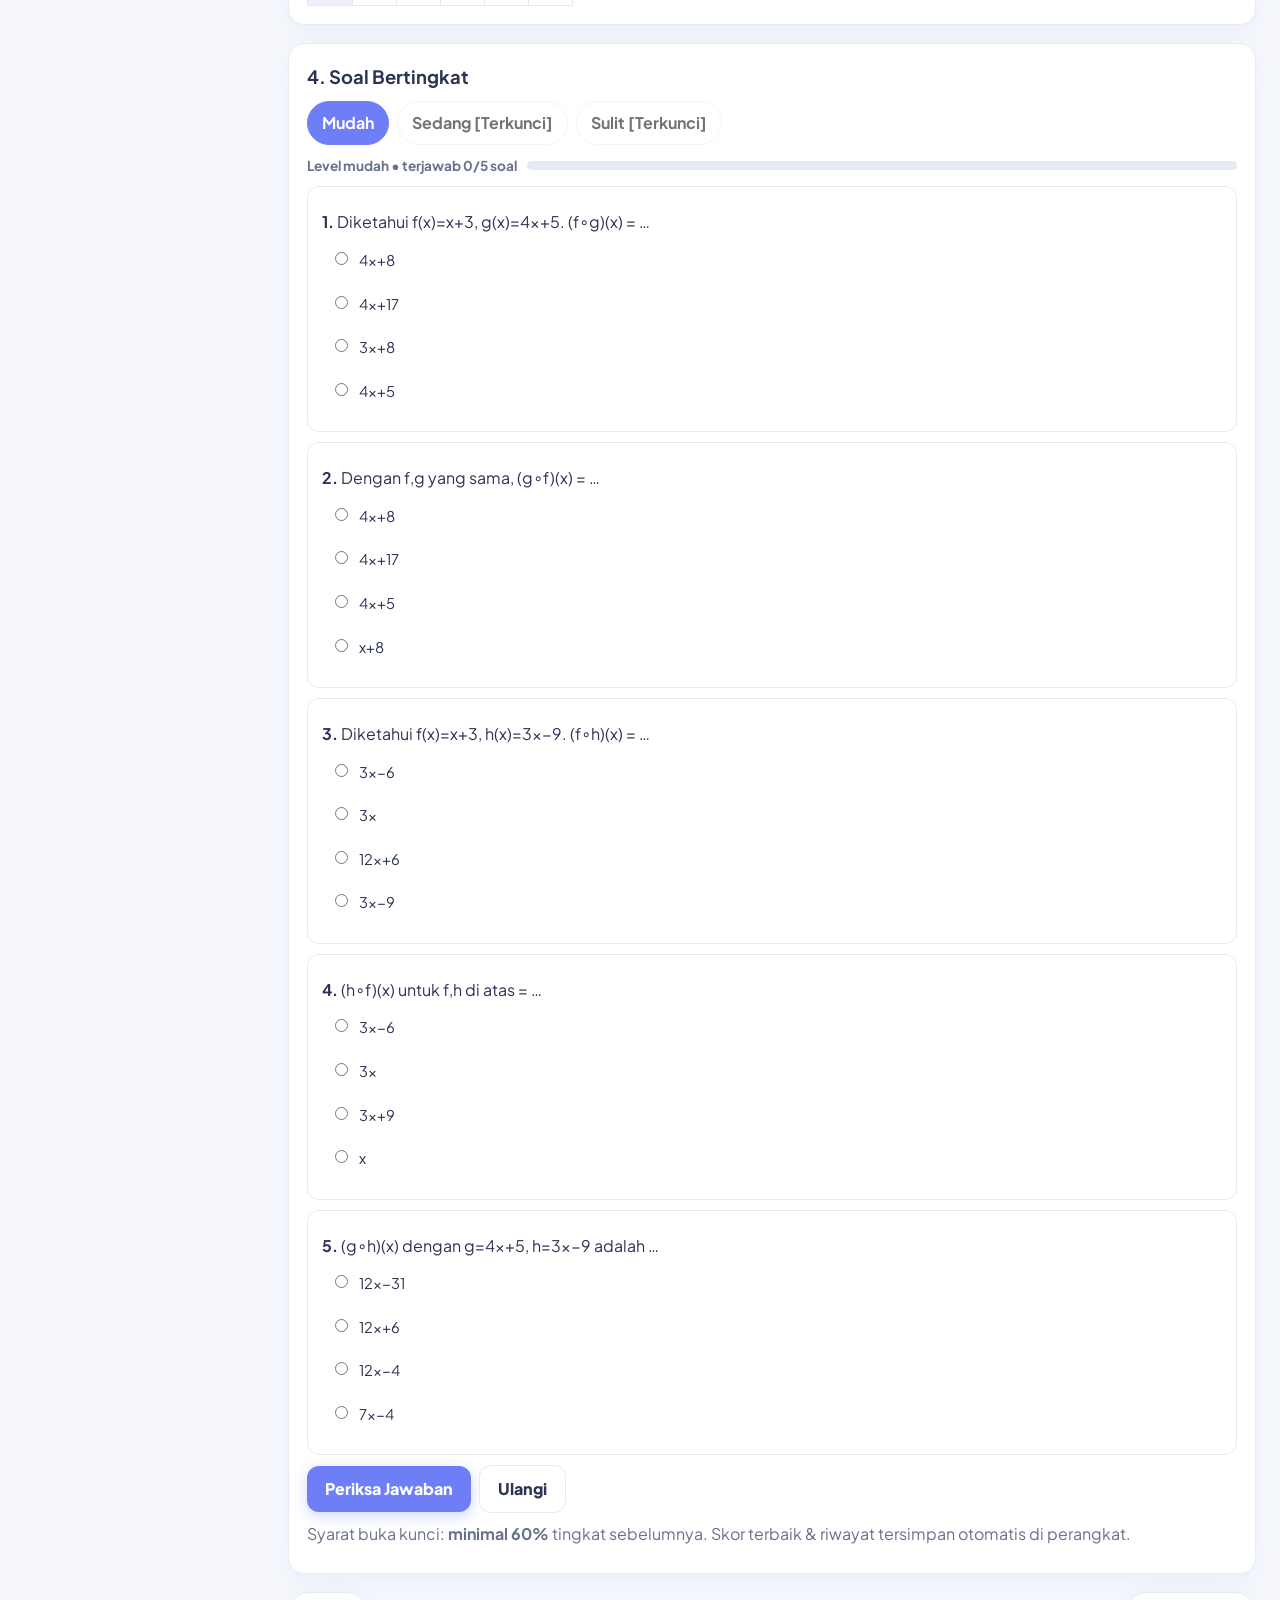
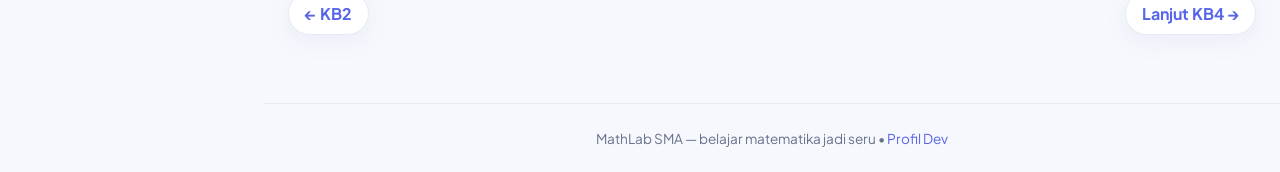
<file: kb3.html>
<!doctype html>
<html lang="id">
  <head>
    <meta charset="UTF-8" />
    <meta name="viewport" content="width=device-width, initial-scale=1.0" />
    <meta
      name="description"
      content="KB3 Komposisi & Invers: materi, kalkulator 10 bentuk komposisi, grafik, dan kuis bertingkat."
    />
    <title>KB3 — Komposisi &amp; Invers | MathLab SMA</title>
    <link
      rel="icon"
      href="data:image/svg+xml,<svg xmlns=%22http://www.w3.org/2000/svg%22 viewBox=%220 0 100 100%22><text y=%22.9em%22 font-size=%2290%22>∑</text></svg>"
    />
    <link rel="stylesheet" href="css/style.css" />
  </head>
  <body data-kb="kb3">
    <div class="app">
      <aside class="sidebar">
        <div class="logo">
          <div class="logo-mark">∑</div>
          <div>
            <b>MathLab SMA</b><small>PLATFORM BELAJAR MATEMATIKA</small>
          </div>
        </div>
        <div class="side-label">MENU</div>
        <a class="side-link" href="index.html"
          >Beranda</a
        >
        <div class="side-label">MATERI KB 1–4</div>
        <a class="side-link" href="kb1.html" data-kb="kb1"
          >Fungsi Linear</a
        >
        <a class="side-link" href="kb2.html" data-kb="kb2"
          >Fungsi Kuadrat</a
        >
        <a class="side-link active" href="kb3.html" data-kb="kb3"
          >Komposisi &amp; Invers</a
        >
        <a class="side-link" href="kb4.html" data-kb="kb4"
          >Program Linear</a
        >
        <div class="side-label">TOOLS</div>
        <a class="side-link" href="kb3.html#comp-kb3"
          >Kalkulator Komposisi</a
        >
        <a class="side-link" href="kb1.html#graph-kb1"
          >Grafik Fungsi</a
        >
        <a class="side-link" href="kb3.html#quiz-kb3"
          >Kuis Bertingkat
          <span class="pill">Gas!</span></a
        >
        <div class="side-label">LAINNYA</div>
        <a class="side-link" href="developer.html"
          >Profil Dev</a
        >
        <div class="target-card">
          <h4>Misi Minggu Ini</h4>
          <p>
            Selesaikan kuis tingkat mudah &amp; sedang untuk membuka level
            sulit!
          </p>
          <a class="btn" href="kb3.html#quiz-kb3">Mulai Kuis</a>
        </div>
      </aside>
      <div class="main">
        <div class="topbar">
          <a class="btn ghost" href="index.html" aria-label="Kembali ke beranda"
            >←</a
          >
          <div class="top-user">
            <div class="avatar">SW</div>
            <div><b>Siswa Kelas X</b><small>KB3 • Komposisi</small></div>
          </div>
        </div>
        <div class="content">
          <div class="page-head">
            <span class="kb-tag t-mint">KB 3 • Komposisi &amp; Invers</span>
            <h1 class="grad-text">Komposisi &amp; Invers Fungsi</h1>
            <p class="crumb"><a href="index.html">Beranda</a> / KB3</p>
          </div>
          <div class="card section">
            <h2>1. Materi</h2>
            <p>
              (f∘g)(x) = f(g(x)) — dikerjakan <b>dari kanan ke kiri</b>.
              Sifatnya tidak komutatif: (f∘g) ≠ (g∘f).
            </p>
            <p>
              <b>Papan tulis:</b> f = x+3, g = 4x+5, h = 3x−9 ⇒ (f∘g) = 4x+8,
              (g∘f) = 4x+17.
            </p>
          </div>
          <div class="card section" id="comp-kb3">
            <h2>2. Kalkulator Komposisi (10 bentuk)</h2>
            <p class="legend">
              Tiga fungsi linear: <code>f(x) = ax + b</code> •
              <code>g(x) = cx + d</code> • <code>h(x) = ex + f</code>
            </p>
            <div class="grid-comp">
              <div>
                <label>f: a</label><input type="number" data-comp-a value="1" />
              </div>
              <div>
                <label>f: b</label><input type="number" data-comp-b value="3" />
              </div>
              <div>
                <label>g: c</label><input type="number" data-comp-c value="4" />
              </div>
              <div>
                <label>g: d</label><input type="number" data-comp-d value="5" />
              </div>
              <div>
                <label>h: e</label><input type="number" data-comp-e value="3" />
              </div>
              <div>
                <label>h: f</label
                ><input type="number" data-comp-f value="-9" />
              </div>
            </div>
            <div class="row">
              <div>
                <label>Bentuk</label
                ><select data-comp-form>
                  <option value="">— pilih bentuk —</option>
                  <option value="fog">(f∘g)(x)</option>
                  <option value="gof">(g∘f)(x)</option>
                  <option value="foh">(f∘h)(x)</option>
                  <option value="hof">(h∘f)(x)</option>
                  <option value="goh">(g∘h)(x)</option>
                  <option value="hog">(h∘g)(x)</option>
                  <option value="fogoh">(f∘g∘h)(x)</option>
                  <option value="gofoh">(g∘f∘h)(x)</option>
                  <option value="hofog">(h∘f∘g)(x)</option>
                  <option value="hogof">(h∘g∘f)(x)</option>
                </select>
              </div>
              <div>
                <label>Nilai x (opsional)</label
                ><input type="number" data-comp-x placeholder="mis. 2" />
              </div>
            </div>
            <div class="row mt10">
              <button class="btn" data-comp-go>Hitung</button
              ><button class="btn secondary" data-comp-preset>
                Isi contoh papan tulis
              </button>
            </div>
            <div data-comp-out class="mt10"></div>
          </div>
          <div class="card section" id="graph-kb3">
            <h2>3. Grafik</h2>
            <p class="note">
              Ketik rumus lalu tekan <b>Gambar</b> — misalnya hasil komposisi
              di atas. Tulis kali dengan <code>*</code>. Coba:
              <code>x+3</code>, <code>4*x+5</code>, <code>3*x-9</code>.
            </p>
            <div class="row">
              <div class="grow2">
                <label>Rumus fungsi</label
                ><input type="text" data-graph-input value="4*x+5" placeholder="mis. 4*x+5" />
              </div>
            </div>
            <details class="adv">
              <summary>Atur rentang sumbu-X (tidak wajib)</summary>
              <div class="row">
                <div>
                  <label>Dari (kiri)</label
                  ><input type="number" data-graph-xmin value="-10" />
                </div>
                <div>
                  <label>Sampai (kanan)</label
                  ><input type="number" data-graph-xmax value="10" />
                </div>
              </div>
            </details>
            <div class="row mt10">
              <button class="btn" data-graph-submit>Gambar</button
              ><button class="btn secondary" data-graph-example="x+3">
                x+3</button
              ><button class="btn secondary" data-graph-example="4*x+5">
                4x+5</button
              ><button class="btn secondary" data-graph-example="3*x-9">
                3x−9</button
              ><button class="btn ghost" data-graph-reset>Reset</button>
            </div>
            <div data-graph-msg></div>
            <p><canvas class="plot" data-graph-canvas></canvas></p>
            <div data-graph-vals></div>
          </div>
          <div class="card section" id="quiz-kb3">
            <h2>4. Soal Bertingkat</h2>
            <div class="tabs" data-quiz-tabs></div>
            <div data-quiz-body></div>
            <div data-quiz-foot></div>
          </div>
          <div class="pager">
            <a href="kb2.html">← KB2</a><a href="kb4.html">Lanjut KB4 →</a>
          </div>
        </div>
        <footer class="site">
          MathLab SMA — belajar matematika jadi seru •
          <a href="developer.html">Profil Dev</a>
        </footer>
      </div>
    </div>
    <script src="js/store.js"></script>
    <script src="js/questions.js"></script>
    <script src="js/quiz.js"></script>
    <script src="js/graph.js"></script>
    <script src="js/composition.js"></script>
    <script src="js/shell.js"></script>
    <script>
      MTKGraph.bind("graph-kb3");
      MTKQuiz.bind("quiz-kb3", "kb3");
      MTKComp.bind("comp-kb3");
    </script>
  </body>
</html>
</file>
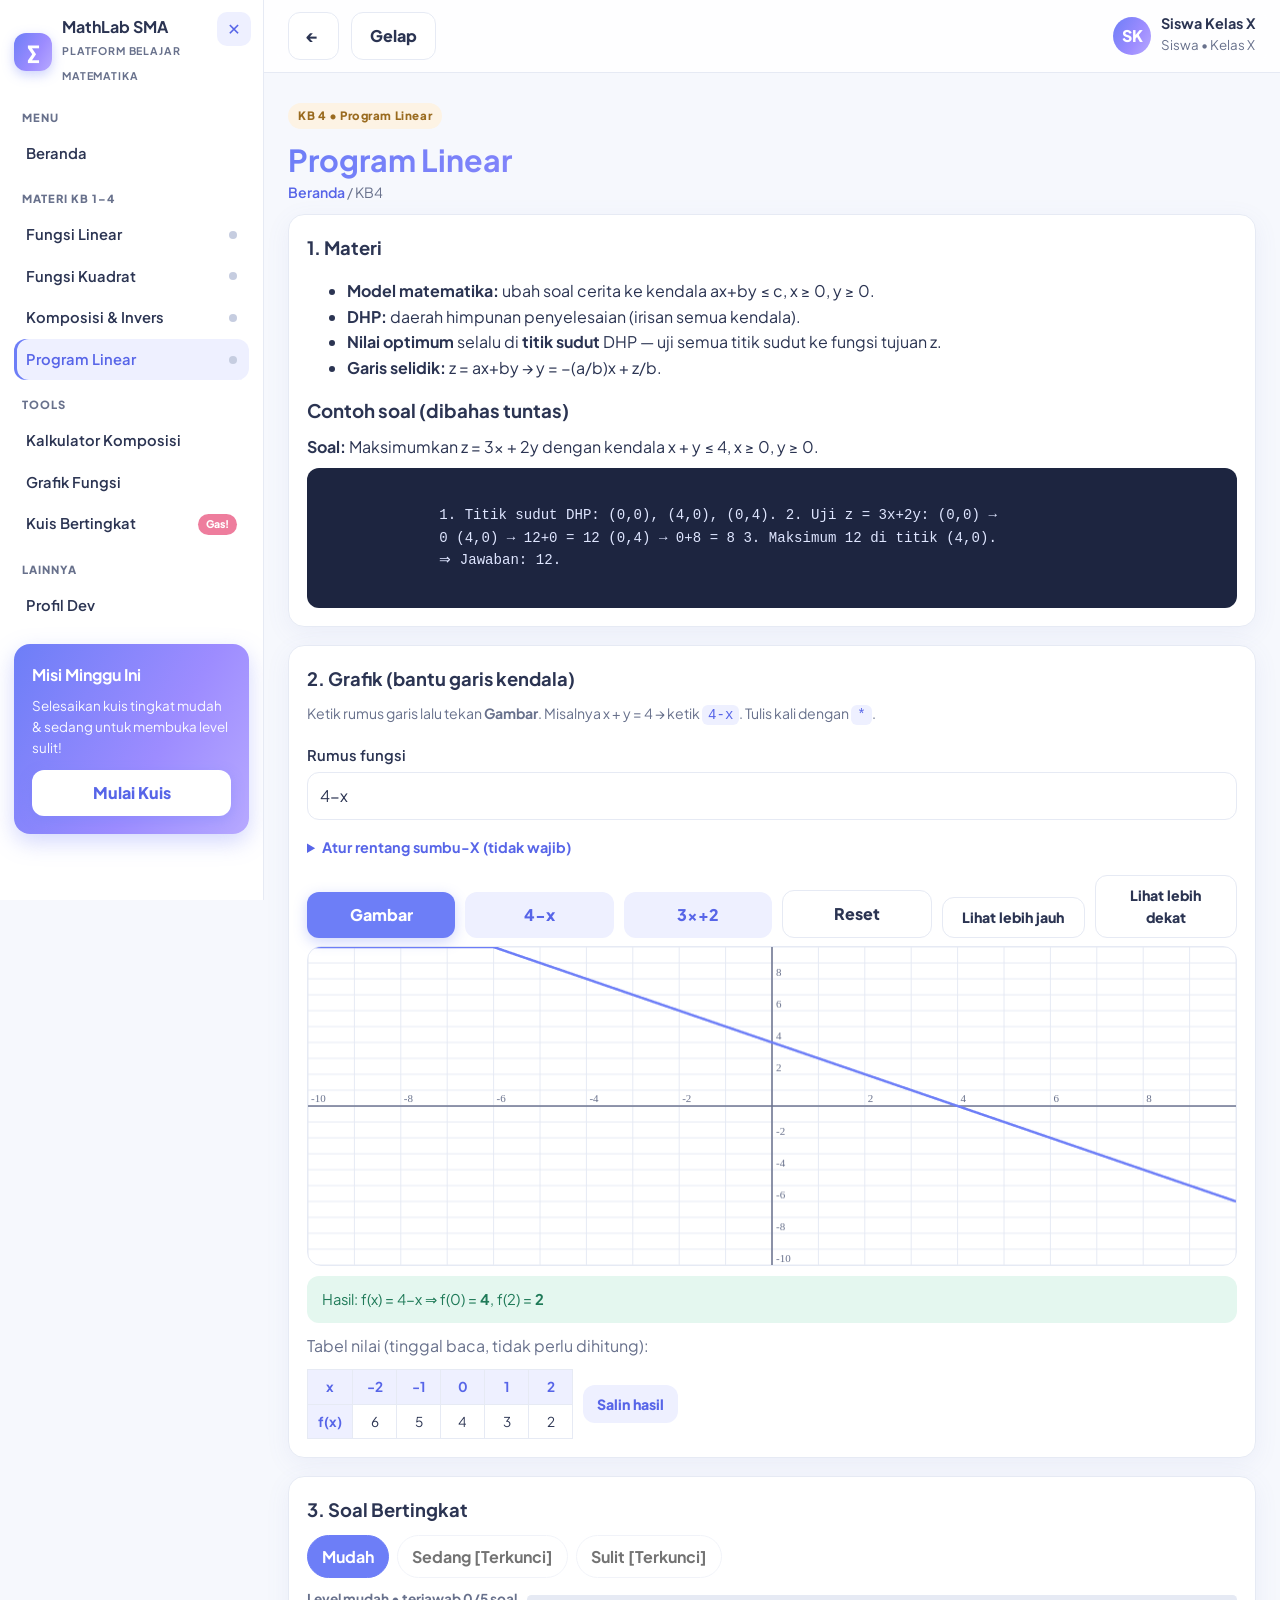
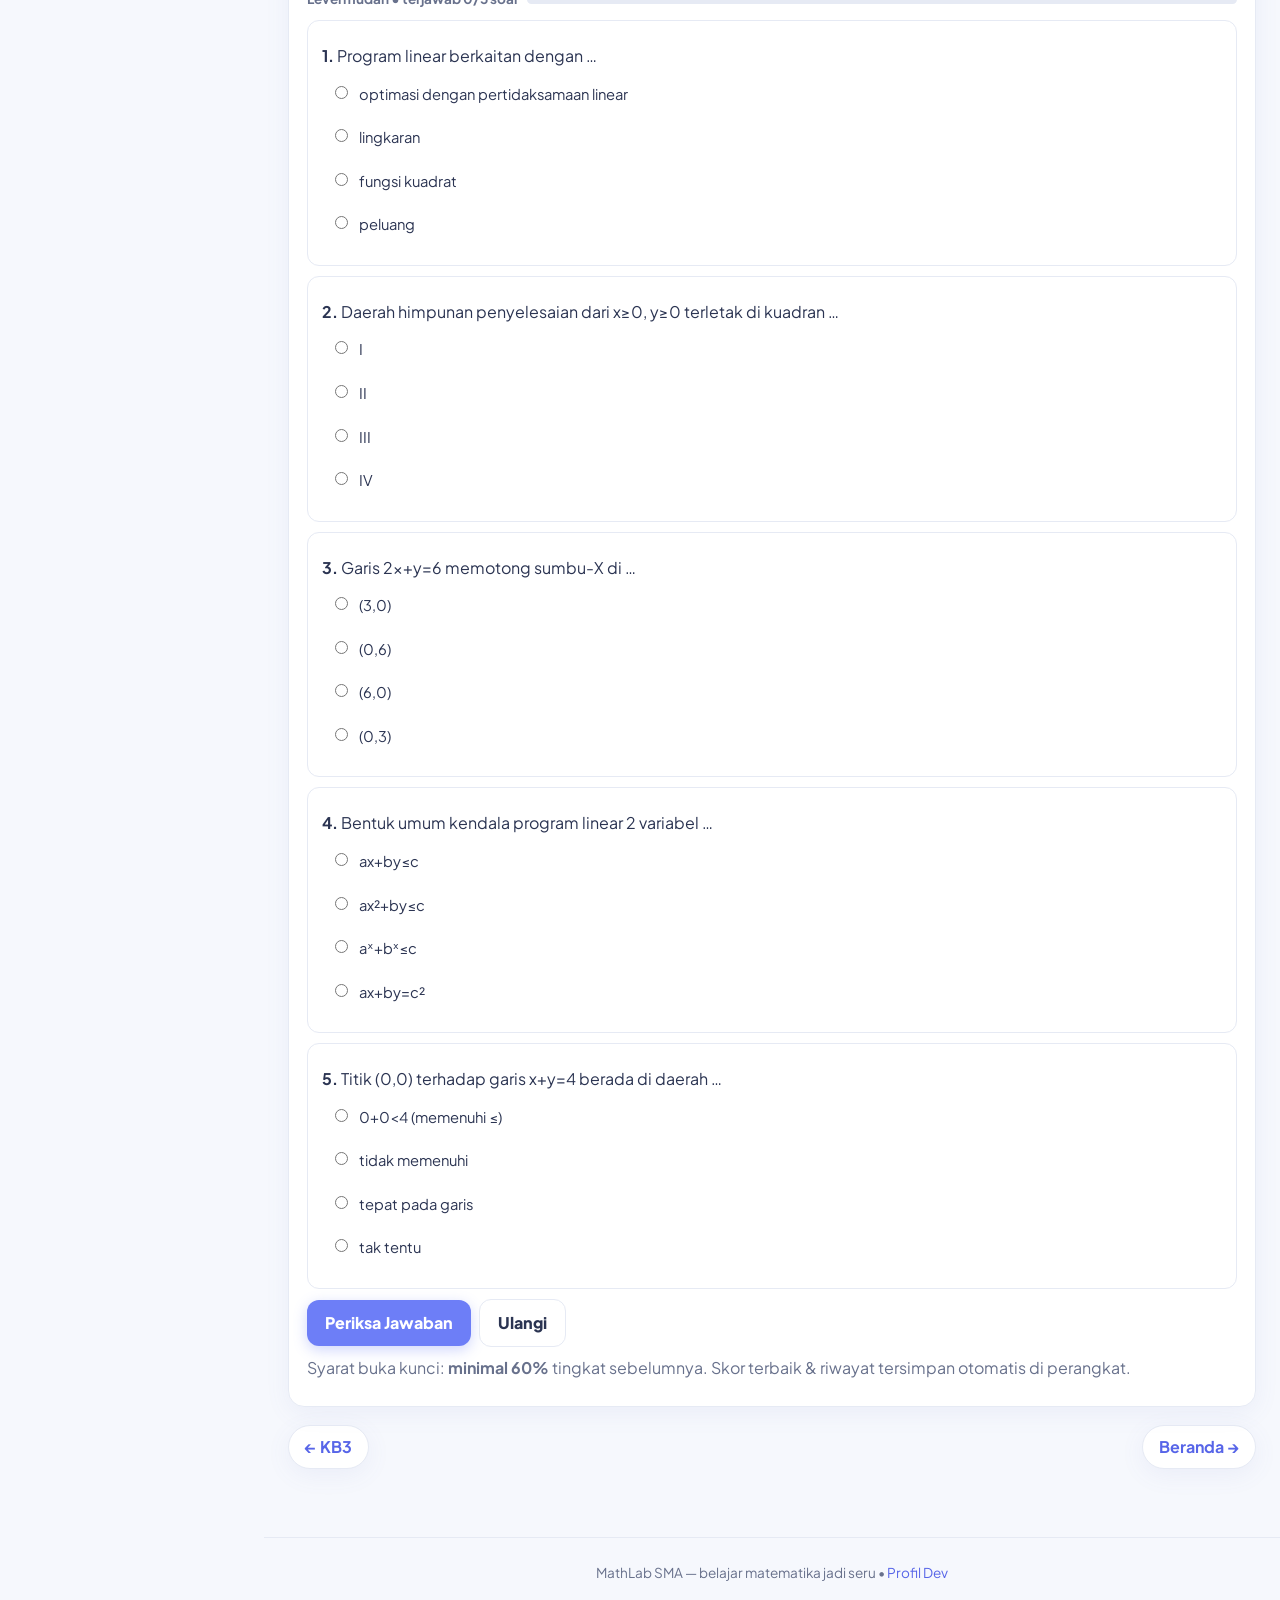
<file: kb4.html>
<!doctype html>
<html lang="id">
  <head>
    <meta charset="UTF-8" />
    <meta name="viewport" content="width=device-width, initial-scale=1.0" />
    <meta
      name="description"
      content="KB4 Program Linear: model matematika, DHP, nilai optimum, grafik kendala, dan kuis bertingkat."
    />
    <title>KB4 — Program Linear | MathLab SMA</title>
    <link
      rel="icon"
      href="data:image/svg+xml,<svg xmlns=%22http://www.w3.org/2000/svg%22 viewBox=%220 0 100 100%22><text y=%22.9em%22 font-size=%2290%22>∑</text></svg>"
    />
    <link rel="stylesheet" href="css/style.css" />
  </head>
  <body data-kb="kb4">
    <div class="app">
      <aside class="sidebar">
        <div class="logo">
          <div class="logo-mark">∑</div>
          <div>
            <b>MathLab SMA</b><small>PLATFORM BELAJAR MATEMATIKA</small>
          </div>
        </div>
        <div class="side-label">MENU</div>
        <a class="side-link" href="index.html"
          >Beranda</a
        >
        <div class="side-label">MATERI KB 1–4</div>
        <a class="side-link" href="kb1.html" data-kb="kb1"
          >Fungsi Linear</a
        >
        <a class="side-link" href="kb2.html" data-kb="kb2"
          >Fungsi Kuadrat</a
        >
        <a class="side-link" href="kb3.html" data-kb="kb3"
          >Komposisi &amp; Invers</a
        >
        <a class="side-link active" href="kb4.html" data-kb="kb4"
          >Program Linear</a
        >
        <div class="side-label">TOOLS</div>
        <a class="side-link" href="kb3.html#comp-kb3"
          >Kalkulator Komposisi</a
        >
        <a class="side-link" href="kb1.html#graph-kb1"
          >Grafik Fungsi</a
        >
        <a class="side-link" href="kb3.html#quiz-kb3"
          >Kuis Bertingkat
          <span class="pill">Gas!</span></a
        >
        <div class="side-label">LAINNYA</div>
        <a class="side-link" href="developer.html"
          >Profil Dev</a
        >
        <div class="target-card">
          <h4>Misi Minggu Ini</h4>
          <p>
            Selesaikan kuis tingkat mudah &amp; sedang untuk membuka level
            sulit!
          </p>
          <a class="btn" href="kb3.html#quiz-kb3">Mulai Kuis</a>
        </div>
      </aside>
      <div class="main">
        <div class="topbar">
          <a class="btn ghost" href="index.html" aria-label="Kembali ke beranda"
            >←</a
          >
          <div class="top-user">
            <div class="avatar">SW</div>
            <div><b>Siswa Kelas X</b><small>KB4 • Program Linear</small></div>
          </div>
        </div>
        <div class="content">
          <div class="page-head">
            <span class="kb-tag t-peach">KB 4 • Program Linear</span>
            <h1 class="grad-text">Program Linear</h1>
            <p class="crumb"><a href="index.html">Beranda</a> / KB4</p>
          </div>
          <div class="card section">
            <h2>1. Materi</h2>
            <ul>
              <li>
                <b>Model matematika:</b> ubah soal cerita ke kendala ax+by ≤ c,
                x ≥ 0, y ≥ 0.
              </li>
              <li>
                <b>DHP:</b> daerah himpunan penyelesaian (irisan semua kendala).
              </li>
              <li>
                <b>Nilai optimum</b> selalu di <b>titik sudut</b> DHP — uji
                semua titik sudut ke fungsi tujuan z.
              </li>
              <li><b>Garis selidik:</b> z = ax+by → y = −(a/b)x + z/b.</li>
            </ul>
            <h3>Contoh soal (dibahas tuntas)</h3>
            <p>
              <b>Soal:</b> Maksimumkan z = 3x + 2y dengan kendala x + y ≤ 4, x ≥
              0, y ≥ 0.
            </p>
            <div class="mono steps">
              1. Titik sudut DHP: (0,0), (4,0), (0,4). 2. Uji z = 3x+2y: (0,0) →
              0 (4,0) → 12+0 = 12 (0,4) → 0+8 = 8 3. Maksimum 12 di titik (4,0).
              ⇒ Jawaban: 12.
            </div>
          </div>
          <div class="card section" id="graph-kb4">
            <h2>2. Grafik (bantu garis kendala)</h2>
            <p class="note">
              Ketik rumus garis lalu tekan <b>Gambar</b>. Misalnya x + y = 4 →
              ketik <code>4-x</code>. Tulis kali dengan <code>*</code>.
            </p>
            <div class="row">
              <div class="grow2">
                <label>Rumus fungsi</label
                ><input type="text" data-graph-input value="4-x" placeholder="mis. 4-x" />
              </div>
            </div>
            <details class="adv">
              <summary>Atur rentang sumbu-X (tidak wajib)</summary>
              <div class="row">
                <div>
                  <label>Dari (kiri)</label
                  ><input type="number" data-graph-xmin value="-10" />
                </div>
                <div>
                  <label>Sampai (kanan)</label
                  ><input type="number" data-graph-xmax value="10" />
                </div>
              </div>
            </details>
            <div class="row mt10">
              <button class="btn" data-graph-submit>Gambar</button
              ><button class="btn secondary" data-graph-example="4-x">
                4−x</button
              ><button class="btn secondary" data-graph-example="3*x+2">
                3x+2</button
              ><button class="btn ghost" data-graph-reset>Reset</button>
            </div>
            <div data-graph-msg></div>
            <p><canvas class="plot" data-graph-canvas></canvas></p>
            <div data-graph-vals></div>
          </div>
          <div class="card section" id="quiz-kb4">
            <h2>3. Soal Bertingkat</h2>
            <div class="tabs" data-quiz-tabs></div>
            <div data-quiz-body></div>
            <div data-quiz-foot></div>
          </div>
          <div class="pager">
            <a href="kb3.html">← KB3</a><a href="index.html">Beranda →</a>
          </div>
        </div>
        <footer class="site">
          MathLab SMA — belajar matematika jadi seru •
          <a href="developer.html">Profil Dev</a>
        </footer>
      </div>
    </div>
    <script src="js/store.js"></script>
    <script src="js/questions.js"></script>
    <script src="js/quiz.js"></script>
    <script src="js/graph.js"></script>
    <script src="js/shell.js"></script>
    <script>
      MTKGraph.bind("graph-kb4");
      MTKQuiz.bind("quiz-kb4", "kb4");
    </script>
  </body>
</html>
</file>
<file: css/style.css>
/* =========================================================
   MathLab SMA — tema soft (indigo · violet · mint · peach)
   ========================================================= */
@import url("https://fonts.googleapis.com/css2?family=Plus+Jakarta+Sans:wght@400;600;700;800&display=swap");
:root {
  --bg: #f6f8fd; /* latar lavender sangat lembut */
  --card: #ffffff;
  --ink: #2b3452; /* navy lembut untuk teks */
  --muted: #68718c;
  --line: #e6eaf4;
  --primary: #6d7ef7; /* biru indigo lembut */
  --primary-d: #5765e8;
  --primary-soft: #eef0ff;
  --violet: #9d8cff;
  --violet-d: #7f6ef2;
  --violet-soft: #f3f0ff;
  --mint: #3bbf8e;
  --mint-soft: #e4f7ef;
  --peach: #f2a65a;
  --peach-soft: #fdf3e4;
  --rose: #ee7d9d;
  --rose-soft: #fdecf2;
  --danger: #e35d7a;
  --radius: 16px;
  --shadow: 0 6px 24px rgba(99, 112, 190, 0.08);
  --grad: linear-gradient(120deg, #6d7ef7, #9d8cff 60%, #b7a9ff);
  --topbar-bg: rgba(255, 255, 255, 0.85);
  --primary-soft-hover: #e2e6ff;
  --ok-text: #1f7a58;
  --warn-text: #9a6b1f;
  --err-text: #c2506e;
  --st-todo: #c6cde0;
  --st-prog: #f2b544;
  --st-done: #3bbf8e;
}
* {
  box-sizing: border-box;
}
html {
  scroll-behavior: smooth;
}
body {
  margin: 0;
  font-family:
    "Plus Jakarta Sans",
    "Segoe UI",
    system-ui,
    -apple-system,
    Roboto,
    Arial,
    sans-serif;
  background: var(--bg);
  color: var(--ink);
  line-height: 1.6;
}
img,
canvas {
  max-width: 100%;
}
a {
  color: var(--primary-d);
  text-decoration: none;
}
a:hover {
  text-decoration: underline;
}
button,
input,
select {
  font: inherit;
}
:focus-visible {
  outline: 3px solid #c3ccff;
  outline-offset: 2px;
}
.section[id],
.card[id] {
  scroll-margin-top: 84px;
}
.muted {
  color: var(--muted);
}
.mt10 {
  margin-top: 10px;
}
.grow2 {
  flex: 2;
  min-width: 0;
}

/* === App shell === */
.app {
  display: flex;
  min-height: 100vh;
}
.sidebar {
  width: 264px;
  background: var(--card);
  border-right: 1px solid var(--line);
  padding: 18px 14px;
  position: sticky;
  top: 0;
  height: 100vh;
  overflow-y: auto;
  flex-shrink: 0;
  display: flex;
  flex-direction: column;
  transition:
    width 0.28s ease,
    padding 0.28s ease,
    border 0.28s ease,
    transform 0.28s ease,
    box-shadow 0.28s ease;
}
.logo {
  display: flex;
  align-items: center;
  gap: 10px;
  margin-bottom: 6px;
}
.logo-mark {
  width: 38px;
  height: 38px;
  border-radius: 12px;
  background: var(--grad);
  color: #fff;
  display: grid;
  place-items: center;
  font-weight: 900;
  font-size: 1.3rem;
  flex-shrink: 0;
  box-shadow: 0 4px 12px rgba(109, 126, 247, 0.35);
}
.logo b {
  display: block;
  line-height: 1.1;
}
.logo small {
  color: var(--muted);
  letter-spacing: 0.08em;
  font-size: 0.66rem;
  font-weight: 700;
}
.side-label {
  font-size: 0.7rem;
  font-weight: 800;
  letter-spacing: 0.09em;
  color: var(--muted);
  margin: 16px 8px 6px;
}
.side-link {
  display: flex;
  align-items: center;
  gap: 10px;
  padding: 9px 12px;
  border-radius: 12px;
  color: var(--ink);
  font-weight: 600;
  font-size: 0.92rem;
  transition:
    background 0.15s,
    color 0.15s;
}
.side-link:hover {
  background: var(--primary-soft);
  text-decoration: none;
}
.side-link.active {
  background: var(--primary-soft);
  color: var(--primary-d);
  box-shadow: inset 3px 0 0 var(--primary);
}
.side-dot {
  width: 8px;
  height: 8px;
  border-radius: 50%;
  background: var(--st-todo);
  flex-shrink: 0;
  margin-left: auto;
}
.side-dot.prog {
  background: var(--st-prog);
}
.side-dot.done {
  background: var(--st-done);
}
.pill {
  margin-left: auto;
  background: var(--rose);
  color: #fff;
  font-size: 0.66rem;
  font-weight: 800;
  padding: 2px 8px;
  border-radius: 999px;
}
.target-card {
  margin-top: auto;
  background: var(--grad);
  color: #fff;
  border-radius: 16px;
  padding: 18px;
  margin-top: 18px;
  box-shadow: 0 8px 22px rgba(129, 140, 248, 0.35);
}
.target-card h4 {
  margin: 0 0 8px;
}
.target-card p {
  margin: 0 0 12px;
  font-size: 0.84rem;
  line-height: 1.55;
  opacity: 0.95;
}
.target-card .btn {
  width: 100%;
  background: #fff;
  color: var(--primary-d);
  text-align: center;
}
.target-card .btn:hover {
  background: var(--primary-soft);
}
.main {
  flex: 1;
  min-width: 0;
  display: flex;
  flex-direction: column;
}

/* === Topbar === */
.topbar {
  display: flex;
  align-items: center;
  gap: 12px;
  padding: 12px 24px;
  background: var(--topbar-bg);
  backdrop-filter: blur(10px);
  border-bottom: 1px solid var(--line);
  position: sticky;
  top: 0;
  z-index: 20;
}
.top-user {
  margin-left: auto;
  display: flex;
  align-items: center;
  gap: 10px;
  flex-shrink: 0;
}
.avatar {
  width: 38px;
  height: 38px;
  border-radius: 50%;
  background: var(--grad);
  color: #fff;
  display: grid;
  place-items: center;
  font-weight: 800;
  flex-shrink: 0;
}
.top-user b {
  display: block;
  font-size: 0.9rem;
  line-height: 1.15;
}
.top-user small {
  color: var(--muted);
}
/* === Sidebar bisa ditutup / dibuka === */
.app.side-hidden .sidebar {
  width: 0;
  padding-left: 0;
  padding-right: 0;
  border: 0;
  overflow: hidden;
}
.side-close {
  display: grid;
  position: absolute;
  top: 12px;
  right: 12px;
  width: 34px;
  height: 34px;
  border: 0;
  border-radius: 10px;
  background: var(--primary-soft);
  color: var(--primary-d);
  font-size: 1rem;
  font-weight: 800;
  cursor: pointer;
  place-items: center;
  transition: background 0.15s;
}
.side-close:hover {
  background: var(--primary-soft-hover);
}
.backdrop {
  position: fixed;
  inset: 0;
  background: rgba(15, 20, 40, 0.45);
  z-index: 450;
  opacity: 0;
  pointer-events: none;
  transition: opacity 0.25s;
}
.side-open-btn {
  display: none;
  position: fixed;
  left: 0;
  top: 50%;
  transform: translateY(-50%);
  z-index: 460;
  width: 36px;
  height: 68px;
  border: 0;
  border-radius: 0 12px 12px 0;
  background: var(--grad);
  color: #fff;
  font-size: 1.05rem;
  font-weight: 800;
  cursor: pointer;
  place-items: center;
  box-shadow: 4px 6px 18px rgba(99, 112, 190, 0.35);
  transition:
    width 0.15s,
    transform 0.15s;
}
.side-open-btn:hover {
  width: 44px;
}
.app.side-hidden .side-open-btn {
  display: grid;
}
.content {
  padding: 22px 24px 60px;
  max-width: 1180px;
  width: 100%;
  margin: 0 auto;
  flex: 1;
}

/* === Page head === */
.page-head {
  margin: 6px 0 4px;
}
.page-head h1 {
  margin: 4px 0 2px;
  font-size: clamp(1.35rem, 3vw, 1.9rem);
  line-height: 1.25;
}
.crumb {
  font-size: 0.88rem;
  color: var(--muted);
  margin: 0 0 10px;
}
.crumb a {
  font-weight: 600;
}

/* === Welcome banner === */
.welcome {
  position: relative;
  overflow: hidden;
  background: var(--grad);
  color: #fff;
  border-radius: 20px;
  padding: 30px 26px;
  margin-bottom: 18px;
  box-shadow: 0 10px 30px rgba(129, 140, 248, 0.3);
}
.welcome h1 {
  margin: 0 0 6px;
  font-size: clamp(1.4rem, 3vw, 2rem);
}
.welcome p {
  margin: 0 0 16px;
  opacity: 0.94;
  max-width: 62ch;
}
.welcome .math-bg {
  position: absolute;
  right: 18px;
  top: 0;
  bottom: 0;
  display: flex;
  gap: 26px;
  align-items: center;
  font-size: 3rem;
  opacity: 0.18;
  font-style: italic;
  pointer-events: none;
}
.welcome-actions {
  display: flex;
  gap: 10px;
  flex-wrap: wrap;
}

/* === Tombol === */
.btn {
  display: inline-block;
  border: 0;
  border-radius: 12px;
  padding: 10px 18px;
  font-weight: 800;
  cursor: pointer;
  background: var(--primary);
  color: #fff;
  text-align: center;
  box-shadow: 0 4px 14px rgba(109, 126, 247, 0.32);
  transition:
    transform 0.15s,
    background 0.15s,
    box-shadow 0.15s;
}
.btn:hover {
  background: var(--primary-d);
  text-decoration: none;
  color: #fff;
  transform: translateY(-1px);
}
.btn:active {
  transform: scale(0.97);
}
.btn.accent {
  background: #fff;
  color: var(--primary-d);
  box-shadow: 0 4px 14px rgba(43, 52, 82, 0.18);
}
.btn.accent:hover {
  background: var(--primary-soft);
}
.btn.secondary {
  background: var(--primary-soft);
  color: var(--primary-d);
  box-shadow: none;
}
.btn.secondary:hover {
  background: var(--primary-soft-hover);
}
.btn.ghost {
  background: var(--card);
  border: 1px solid var(--line);
  color: var(--ink);
  box-shadow: none;
}
.btn.ghost:hover {
  background: var(--primary-soft);
  color: var(--primary-d);
}
.btn.outline {
  background: transparent;
  border: 1.5px solid rgba(255, 255, 255, 0.75);
  color: #fff;
  box-shadow: none;
}
.btn.outline:hover {
  background: rgba(255, 255, 255, 0.16);
}
.btn:disabled {
  opacity: 0.5;
  cursor: not-allowed;
  transform: none;
}
.btn-sm {
  padding: 8px 14px;
  font-size: 0.88rem;
  width: auto;
}

/* === Statistik dashboard === */
.stats {
  display: grid;
  grid-template-columns: repeat(3, 1fr);
  gap: 14px;
  margin-bottom: 18px;
}
.stat {
  background: var(--card);
  border: 1px solid var(--line);
  border-radius: var(--radius);
  padding: 16px;
  min-width: 0;
  box-shadow: var(--shadow);
}
.stat .bar {
  margin-top: 8px;
}
.tint-blue {
  background: var(--primary-soft);
}
.tint-violet {
  background: var(--violet-soft);
}
.tint-mint {
  background: var(--mint-soft);
}
.tint-peach {
  background: var(--peach-soft);
}
.tint-rose {
  background: var(--rose-soft);
}
.stat small {
  color: var(--muted);
  display: block;
}
.stat b.big {
  font-size: 1.6rem;
  line-height: 1.1;
}
.trend {
  font-size: 0.78rem;
  color: var(--primary-d);
  font-weight: 700;
}

/* === Kartu & kolom === */
.cols {
  display: grid;
  grid-template-columns: 1.6fr 1fr;
  gap: 14px;
  margin-bottom: 18px;
}
.card {
  background: var(--card);
  border: 1px solid var(--line);
  border-radius: var(--radius);
  padding: 18px;
  box-shadow: var(--shadow);
  min-width: 0;
}
.card h3 {
  margin: 0;
}
.card-head {
  display: flex;
  align-items: center;
  justify-content: space-between;
  gap: 10px;
  margin-bottom: 10px;
  flex-wrap: wrap;
}
.link-more {
  font-size: 0.85rem;
  white-space: nowrap;
}
.prog-row {
  margin: 14px 0;
}
.prog-note {
  font-size: 0.85rem;
  color: var(--muted);
  margin: 12px 2px 2px;
}
.prog-top {
  display: flex;
  justify-content: space-between;
  gap: 8px;
  font-weight: 700;
  font-size: 0.92rem;
  margin-bottom: 6px;
}
.pct {
  background: var(--primary-soft);
  color: var(--primary-d);
  border-radius: 999px;
  padding: 2px 10px;
  font-size: 0.78rem;
  white-space: nowrap;
}
.prog-row.st-todo .pct {
  background: var(--line);
  color: var(--muted);
}
.prog-row.st-todo .bar i {
  background: var(--st-todo);
}
.prog-row.st-prog .pct {
  background: var(--peach-soft);
  color: var(--warn-text);
}
.prog-row.st-prog .bar i {
  background: linear-gradient(90deg, #f7cf8f, var(--st-prog));
}
.prog-row.st-done .pct {
  background: var(--mint-soft);
  color: var(--ok-text);
}
.prog-row.st-done .bar i {
  background: linear-gradient(90deg, #6fd9ae, var(--st-done));
}
.bar {
  height: 9px;
  background: var(--line);
  border-radius: 999px;
  overflow: hidden;
}
.bar i {
  display: block;
  height: 100%;
  border-radius: 999px;
  background: linear-gradient(90deg, var(--primary), var(--violet));
  transition: width 0.4s ease;
}
.qa {
  display: block;
  border: 1px solid var(--line);
  border-radius: 14px;
  padding: 14px;
  margin: 10px 0;
  transition:
    border-color 0.15s,
    box-shadow 0.15s,
    transform 0.15s;
}
.qa:hover {
  border-color: var(--primary);
  text-decoration: none;
  box-shadow: var(--shadow);
  transform: translateY(-1px);
}
.qa b {
  display: block;
}
.qa small {
  color: var(--muted);
}

/* === Grid KB === */
.kb-grid {
  display: grid;
  grid-template-columns: repeat(auto-fit, minmax(230px, 1fr));
  gap: 14px;
}
.kb-card {
  display: flex;
  flex-direction: column;
  transition:
    transform 0.18s,
    box-shadow 0.18s;
}
.kb-card:hover {
  transform: translateY(-3px);
  box-shadow: 0 12px 28px rgba(99, 112, 190, 0.14);
}
.kb-card .btn,
.kb-card .btn.secondary {
  margin-top: auto;
}
.kb-tag {
  display: inline-block;
  align-self: flex-start;
  font-size: 0.72rem;
  font-weight: 800;
  letter-spacing: 0.05em;
  padding: 4px 10px;
  border-radius: 999px;
  background: var(--primary-soft);
  color: var(--primary-d);
  margin-bottom: 8px;
}
.kb-tag.t-violet {
  background: var(--violet-soft);
  color: var(--violet-d);
}
.kb-tag.t-mint {
  background: var(--mint-soft);
  color: var(--ok-text);
}
.kb-tag.t-peach {
  background: var(--peach-soft);
  color: var(--warn-text);
}
.kb-tag.t-rose {
  background: var(--rose-soft);
  color: var(--err-text);
}
.section {
  margin: 0 0 18px;
}
.section:last-child {
  margin-bottom: 0;
}
.section h2 {
  margin: 0 0 8px;
  font-size: 1.15rem;
}
.section h3 {
  margin: 14px 0 0;
}
.section p {
  margin: 8px 0;
}

/* === Form & layout util === */
.two {
  display: grid;
  grid-template-columns: 1fr 1fr;
  gap: 14px;
}
label {
  display: block;
  font-weight: 600;
  margin: 10px 0 4px;
  font-size: 0.92rem;
}
input[type="text"],
input[type="number"],
select {
  width: 100%;
  padding: 10px 12px;
  border-radius: 12px;
  border: 1px solid var(--line);
  font-size: 1rem;
  background: var(--card);
  color: var(--ink);
  min-width: 0;
  transition:
    border-color 0.15s,
    box-shadow 0.15s;
}
input[type="text"]:focus,
input[type="number"]:focus,
select:focus {
  border-color: var(--primary);
  box-shadow: 0 0 0 3px var(--primary-soft);
  outline: none;
}
select {
  cursor: pointer;
}
.row {
  display: flex;
  gap: 10px;
  flex-wrap: wrap;
  align-items: end;
}
.row > * {
  flex: 1;
  min-width: 140px;
}
.grid-comp {
  display: grid;
  grid-template-columns: repeat(6, 1fr);
  gap: 10px;
}
.legend {
  font-size: 0.85rem;
  color: var(--muted);
  margin: 2px 0 2px;
}
.note {
  color: var(--muted);
  font-size: 0.88rem;
}
details.adv {
  margin: 10px 0 0;
  font-size: 0.9rem;
}
details.adv summary {
  cursor: pointer;
  font-weight: 700;
  color: var(--primary-d);
  padding: 6px 0;
}
details.adv .row {
  margin-top: 6px;
}
canvas.plot {
  width: 100%;
  height: 320px;
  background: var(--card);
  border: 1px solid var(--line);
  border-radius: 14px;
  display: block;
}
.val-wrap {
  display: flex;
  gap: 10px;
  align-items: center;
  flex-wrap: wrap;
  margin-top: 10px;
}
.val-table {
  border-collapse: collapse;
  font-size: 0.85rem;
  background: var(--card);
}
.val-table th,
.val-table td {
  border: 1px solid var(--line);
  padding: 6px 10px;
  text-align: center;
  min-width: 44px;
}
.val-table th {
  background: var(--primary-soft);
  color: var(--primary-d);
}

/* === Alert, kode, langkah === */
.alert {
  padding: 11px 14px;
  border-radius: 12px;
  margin: 10px 0;
  font-size: 0.92rem;
  overflow-wrap: break-word;
  border: 1px solid transparent;
}
.alert.error {
  background: var(--rose-soft);
  color: var(--err-text);
}
.alert.ok {
  background: var(--mint-soft);
  color: var(--ok-text);
}
.alert.warn {
  background: var(--peach-soft);
  color: var(--warn-text);
}
.mono {
  font-family: Consolas, Menlo, monospace;
  background: #1d2540;
  color: #dfe6ff;
  padding: 14px;
  border-radius: 12px;
  overflow: auto;
  font-size: 0.88rem;
}
.steps {
  white-space: pre-wrap;
}

/* === Kuis === */
.quiz-q {
  border: 1px solid var(--line);
  border-radius: 12px;
  padding: 14px;
  margin: 10px 0;
  background: var(--card);
  transition: border-color 0.15s;
}
.quiz-progress {
  display: flex;
  align-items: center;
  gap: 10px;
  font-size: 0.85rem;
  color: var(--muted);
  font-weight: 700;
  margin: 4px 0 8px;
}
.quiz-progress .bar {
  flex: 1;
}
.quiz-q.correct {
  border-color: var(--mint);
}
.quiz-q.wrong {
  border-color: var(--rose);
}
.quiz-q label {
  display: flex;
  gap: 8px;
  align-items: flex-start;
  font-weight: 400;
  margin: 8px 0;
  cursor: pointer;
  padding: 6px 8px;
  border-radius: 10px;
  transition: background 0.12s;
}
.quiz-q label:hover {
  background: var(--primary-soft);
}
.tabs {
  display: flex;
  gap: 8px;
  flex-wrap: wrap;
  margin: 10px 0;
  overflow-x: auto;
}
.tab {
  padding: 8px 14px;
  border-radius: 999px;
  border: 1px solid var(--line);
  background: var(--card);
  cursor: pointer;
  font-weight: 700;
  white-space: nowrap;
  transition:
    background 0.15s,
    color 0.15s;
}
.tab:hover {
  border-color: var(--primary);
}
.tab.active {
  background: var(--primary);
  border-color: var(--primary);
  color: #fff;
}
.tab.locked {
  opacity: 0.55;
}
code {
  background: var(--primary-soft);
  color: var(--primary-d);
  padding: 2px 6px;
  border-radius: 6px;
  overflow-wrap: break-word;
}
.pager {
  display: flex;
  justify-content: space-between;
  gap: 10px;
  flex-wrap: wrap;
  margin: 18px 0 0;
  font-weight: 700;
}
.pager a {
  background: var(--card);
  border: 1px solid var(--line);
  border-radius: 999px;
  padding: 8px 16px;
  box-shadow: var(--shadow);
  transition:
    border-color 0.15s,
    color 0.15s;
}
.pager a:hover {
  border-color: var(--primary);
  text-decoration: none;
}
footer.site {
  color: var(--muted);
  font-size: 0.85rem;
  text-align: center;
  padding: 24px 10px;
  border-top: 1px solid var(--line);
  margin-top: 8px;
  background: transparent;
}

/* === Profil dev === */
.dev-hero {
  display: flex;
  gap: 18px;
  align-items: center;
  flex-wrap: wrap;
}
.dev-hero > div:last-child {
  flex: 1;
  min-width: 0;
}
.dev-hero h2 {
  margin: 0;
}
.dev-hero .sub {
  margin: 4px 0;
  color: var(--muted);
}
.dev-hero p {
  max-width: 60ch;
}
.dev-avatar {
  width: 96px;
  height: 96px;
  border-radius: 26px;
  background: var(--grad);
  color: #fff;
  display: grid;
  place-items: center;
  font-size: 2.4rem;
  font-weight: 900;
  flex-shrink: 0;
  box-shadow: 0 8px 22px rgba(129, 140, 248, 0.35);
}
.skill-tags {
  display: flex;
  gap: 8px;
  flex-wrap: wrap;
  margin-top: 10px;
}
.skill-tags span {
  background: var(--primary-soft);
  color: var(--primary-d);
  font-size: 0.78rem;
  font-weight: 700;
  padding: 5px 12px;
  border-radius: 999px;
}
.skill-tags span.blue {
  background: var(--violet-soft);
  color: var(--violet-d);
}

/* === Responsif === */
@media (max-width: 1020px) {
  .stats {
    grid-template-columns: repeat(2, 1fr);
  }
  .cols {
    grid-template-columns: 1fr;
  }
  .grid-comp {
    grid-template-columns: repeat(3, 1fr);
  }
}
@media (max-width: 820px) {
  .sidebar {
    position: fixed;
    left: 0;
    top: 0;
    bottom: 0;
    height: 100dvh;
    width: 280px;
    max-width: 85vw;
    z-index: 500;
    transform: translateX(-105%);
    box-shadow: 0 0 40px rgba(0, 0, 0, 0.3);
  }
  .app.side-open .sidebar {
    transform: none;
  }
  .app.side-open .backdrop {
    opacity: 1;
    pointer-events: auto;
  }
  .app:not(.side-open) .side-open-btn {
    display: grid;
  }
  .content {
    padding: 16px 14px 48px;
  }
  .welcome {
    padding: 22px 18px;
  }
  .welcome .math-bg {
    display: none;
  }
  .topbar {
    padding: 10px 14px;
  }
  .top-user div:last-child {
    display: none;
  }
  .two {
    grid-template-columns: 1fr;
  }
}
@media (max-width: 560px) {
  .stats {
    grid-template-columns: 1fr;
  }
  .row > * {
    min-width: 100%;
    flex: 1 1 100%;
  }
  .grid-comp {
    grid-template-columns: repeat(2, 1fr);
  }
  canvas.plot {
    height: 240px;
  }
  .btn {
    width: 100%;
    margin-top: 6px;
  }
  .welcome-actions .btn {
    width: auto;
    flex: 1;
  }
  .topbar .btn.ghost {
    padding: 8px 12px;
  }
  .card {
    padding: 14px;
  }
  .quiz-q {
    padding: 12px;
  }
}
/* === Tema gelap === */
:root[data-theme="dark"] {
  --bg: #0e1322;
  --card: #171d31;
  --ink: #e8ecf8;
  --muted: #98a1bf;
  --line: #273050;
  --primary: #8b97ff;
  --primary-d: #a5b0ff;
  --primary-soft: rgba(109, 126, 247, 0.16);
  --primary-soft-hover: #232c4d;
  --violet: #b3a4ff;
  --violet-d: #c9bcff;
  --violet-soft: rgba(157, 140, 255, 0.15);
  --mint: #4ed4a4;
  --mint-soft: rgba(59, 191, 142, 0.15);
  --peach: #f7b877;
  --peach-soft: rgba(242, 166, 90, 0.15);
  --rose: #f493b1;
  --rose-soft: rgba(238, 125, 157, 0.15);
  --danger: #f4708f;
  --st-todo: #39415f;
  --st-prog: #f2b544;
  --st-done: #3bbf8e;
  --ok-text: #5fe0b4;
  --warn-text: #f7c887;
  --err-text: #f79db8;
  --topbar-bg: rgba(23, 29, 49, 0.85);
  --shadow: 0 10px 30px rgba(0, 0, 0, 0.4);
}
:root[data-theme="dark"] .btn.accent {
  background: #fff;
  color: #4f5ce0;
}
:root[data-theme="dark"] .target-card .btn {
  color: #4f5ce0;
}

/* === Teks gradien === */
.grad-text {
  background: var(--grad);
  -webkit-background-clip: text;
  background-clip: text;
  color: transparent;
}

/* === Utilitas kecil === */
.tight {
  margin: 4px 0;
}
.icon-btn {
  width: 38px;
  height: 38px;
  padding: 0;
  display: grid;
  place-items: center;
  border-radius: 12px;
  font-size: 1rem;
  flex-shrink: 0;
}

/* === Scrollbar halus === */
.sidebar::-webkit-scrollbar {
  width: 8px;
}
.sidebar::-webkit-scrollbar-thumb {
  background: var(--line);
  border-radius: 99px;
}

/* === Toast notification === */
#toastWrap {
  position: fixed;
  bottom: 22px;
  left: 50%;
  transform: translateX(-50%);
  z-index: 1000;
  display: flex;
  flex-direction: column;
  gap: 8px;
  align-items: center;
  pointer-events: none;
  width: max-content;
  max-width: 92vw;
}
.toast {
  background: var(--ink);
  color: var(--bg);
  padding: 11px 20px;
  border-radius: 999px;
  font-weight: 700;
  font-size: 0.9rem;
  box-shadow: 0 12px 32px rgba(0, 0, 0, 0.28);
  opacity: 0;
  transform: translateY(12px);
  transition:
    opacity 0.3s,
    transform 0.3s;
  max-width: 92vw;
  text-align: center;
}
.toast.show {
  opacity: 1;
  transform: none;
}
.toast.ok {
  background: var(--mint);
  color: #fff;
}
.toast.warn {
  background: var(--peach);
  color: #3d2b00;
}
.toast.error {
  background: var(--danger);
  color: #fff;
}

/* === Tombol kembali ke atas === */
.to-top {
  position: fixed;
  right: 20px;
  bottom: 20px;
  width: 46px;
  height: 46px;
  border-radius: 14px;
  border: 0;
  background: var(--grad);
  color: #fff;
  font-size: 1.25rem;
  font-weight: 900;
  cursor: pointer;
  box-shadow: 0 8px 22px rgba(129, 140, 248, 0.45);
  opacity: 0;
  pointer-events: none;
  transform: translateY(10px);
  transition:
    opacity 0.25s,
    transform 0.25s;
  z-index: 900;
}
.to-top.show {
  opacity: 1;
  pointer-events: auto;
  transform: none;
}
.to-top:hover {
  transform: translateY(-2px);
}

/* === Donut progress === */
.donut {
  position: relative;
  width: 76px;
  height: 76px;
  flex-shrink: 0;
}
.donut svg {
  width: 100%;
  height: 100%;
  transform: rotate(-90deg);
  display: block;
}
.donut circle {
  fill: none;
  stroke-width: 9;
  stroke-linecap: round;
}
.donut .donut-bg {
  stroke: var(--line);
}
.donut .donut-fg {
  stroke: url(#dgrad);
  stroke-dasharray: 213.6;
  stroke-dashoffset: 213.6;
  transition: stroke-dashoffset 0.9s cubic-bezier(0.22, 1, 0.36, 1);
}
.donut-val {
  position: absolute;
  inset: 0;
  display: grid;
  place-items: center;
  font-size: 1.02rem;
  font-weight: 800;
  color: var(--primary-d);
}

/* === Animasi masuk (stagger) === */
@keyframes fadeUp {
  from {
    opacity: 0;
    transform: translateY(12px);
  }
  to {
    opacity: 1;
    transform: none;
  }
}
.anim-in .card {
  animation: fadeUp 0.5s cubic-bezier(0.22, 1, 0.36, 1) both;
}
.anim-in .stats .stat:nth-child(1) {
  animation-delay: 0.05s;
}
.anim-in .stats .stat:nth-child(2) {
  animation-delay: 0.12s;
}
.anim-in .stats .stat:nth-child(3) {
  animation-delay: 0.19s;
}
.anim-in .stats .stat:nth-child(4) {
  animation-delay: 0.26s;
}
.anim-in .kb-grid .kb-card:nth-child(1) {
  animation-delay: 0.04s;
}
.anim-in .kb-grid .kb-card:nth-child(2) {
  animation-delay: 0.1s;
}
.anim-in .kb-grid .kb-card:nth-child(3) {
  animation-delay: 0.16s;
}
.anim-in .kb-grid .kb-card:nth-child(4) {
  animation-delay: 0.22s;
}
.anim-in .kb-grid .kb-card:nth-child(5) {
  animation-delay: 0.28s;
}
.anim-in .cols .qa:nth-child(1) {
  animation-delay: 0.06s;
}
.anim-in .cols .qa:nth-child(2) {
  animation-delay: 0.12s;
}
.anim-in .cols .qa:nth-child(3) {
  animation-delay: 0.18s;
}

/* === Simbol matematika mengambang === */
@keyframes floaty {
  0%,
  100% {
    transform: translateY(0);
  }
  50% {
    transform: translateY(-12px);
  }
}
.welcome .math-bg span {
  display: inline-block;
  animation: floaty 5s ease-in-out infinite;
}
.welcome .math-bg span:nth-child(2) {
  animation-delay: 1.4s;
}
.welcome .math-bg span:nth-child(3) {
  animation-delay: 2.6s;
}

@media (prefers-reduced-motion: reduce) {
  html {
    scroll-behavior: auto;
  }
  .kb-card,
  .qa,
  .btn,
  .pager a {
    transition: none;
  }
  .anim-in .card,
  .welcome .math-bg span {
    animation: none;
  }
  .donut .donut-fg {
    transition: none;
  }
}

/* === Cetak ringkasan (profil): hanya konten, tanpa navigasi === */
@media print {
  .sidebar,
  .topbar,
  .pager,
  .to-top,
  #toastWrap,
  .target-card {
    display: none !important;
  }
  .app {
    display: block;
  }
  .content {
    max-width: 100%;
    padding: 0;
  }
  .card {
    box-shadow: none;
    break-inside: avoid;
  }
}
</file>
